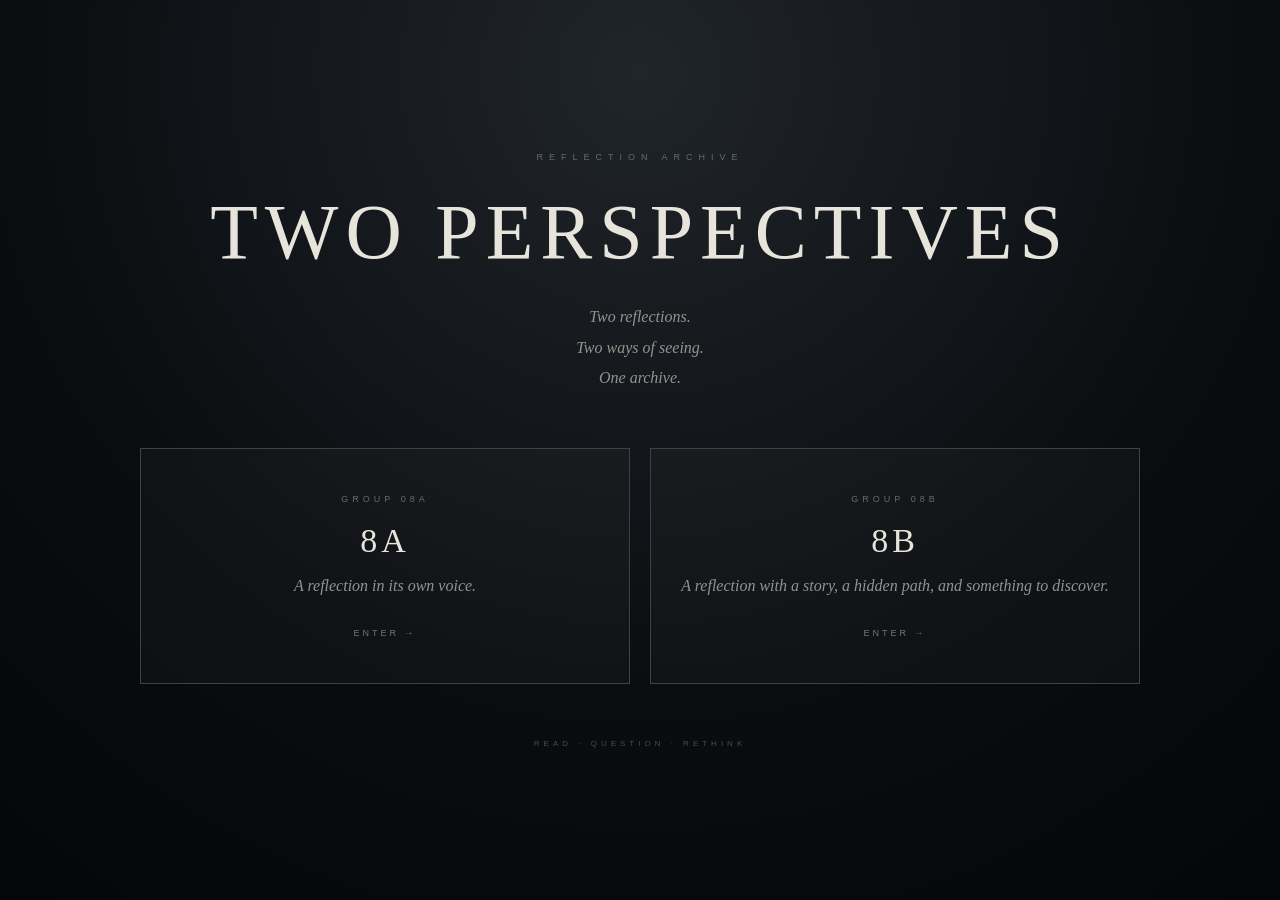
<file: index.html>
<!DOCTYPE html>
<html lang="en">
<head>
<meta charset="UTF-8">
<meta name="viewport" content="width=device-width, initial-scale=1.0">

<title>Reflection Archive</title>

<style>
*{
    box-sizing:border-box;
}

body{
    margin:0;
    min-height:100vh;
    background:
        radial-gradient(circle at 50% 8%,#20252b 0%,#0a0c0f 60%,#050607 100%);
    color:#e7e4dc;
    font-family:Georgia,"Times New Roman",serif;
    display:flex;
    align-items:center;
    justify-content:center;
    padding:30px 18px;
}

.container{
    width:100%;
    max-width:1000px;
    text-align:center;
}

.label{
    font-family:Arial,sans-serif;
    font-size:9px;
    letter-spacing:6px;
    color:#646a70;
    margin-bottom:25px;
}

h1{
    font-size:clamp(44px,9vw,78px);
    font-weight:normal;
    letter-spacing:7px;
    margin:0;
}

.intro{
    max-width:600px;
    margin:25px auto 55px;
    color:#92948f;
    font-style:italic;
    line-height:1.9;
}

.groups{
    display:grid;
    grid-template-columns:repeat(2,1fr);
    gap:20px;
}

.card{
    border:1px solid #3d4247;
    background:rgba(255,255,255,.025);
    padding:45px 25px;
    text-decoration:none;
    color:#e4e1d9;
    transition:.35s ease;
}

.card:hover{
    transform:translateY(-5px);
    border-color:#73787d;
    background:rgba(255,255,255,.045);
}

.card-label{
    font-family:Arial,sans-serif;
    font-size:9px;
    letter-spacing:4px;
    color:#686e73;
}

.card h2{
    font-size:34px;
    font-weight:normal;
    letter-spacing:4px;
    margin:18px 0 12px;
}

.card p{
    color:#858883;
    font-style:italic;
    line-height:1.7;
    margin:0;
}

.arrow{
    display:block;
    margin-top:28px;
    font-family:Arial,sans-serif;
    font-size:9px;
    letter-spacing:3px;
    color:#71767b;
}

.footer{
    margin-top:55px;
    color:#474d52;
    font-family:Arial,sans-serif;
    font-size:8px;
    letter-spacing:4px;
}

@media(max-width:700px){
    .groups{
        grid-template-columns:1fr;
    }
}
</style>
<link rel="stylesheet" href="shared-theme.css">
</head>

<body>

<div class="container">

<div class="label">
REFLECTION ARCHIVE
</div>

<h1>TWO PERSPECTIVES</h1>

<div class="intro">
Two reflections.<br>
Two ways of seeing.<br>
One archive.
</div>

<div class="groups">

<a href="8a.html" class="card">

<div class="card-label">
GROUP 08A
</div>

<h2>8A</h2>

<p>
A reflection in its own voice.
</p>

<span class="arrow">
ENTER →
</span>

</a>


<a href="8b.html" class="card">

<div class="card-label">
GROUP 08B
</div>

<h2>8B</h2>

<p>
A reflection with a story,
a hidden path, and something to discover.
</p>

<span class="arrow">
ENTER →
</span>

</a>

</div>

<div class="footer">
READ · QUESTION · RETHINK
</div>

</div>

</body>
</html>
</file>
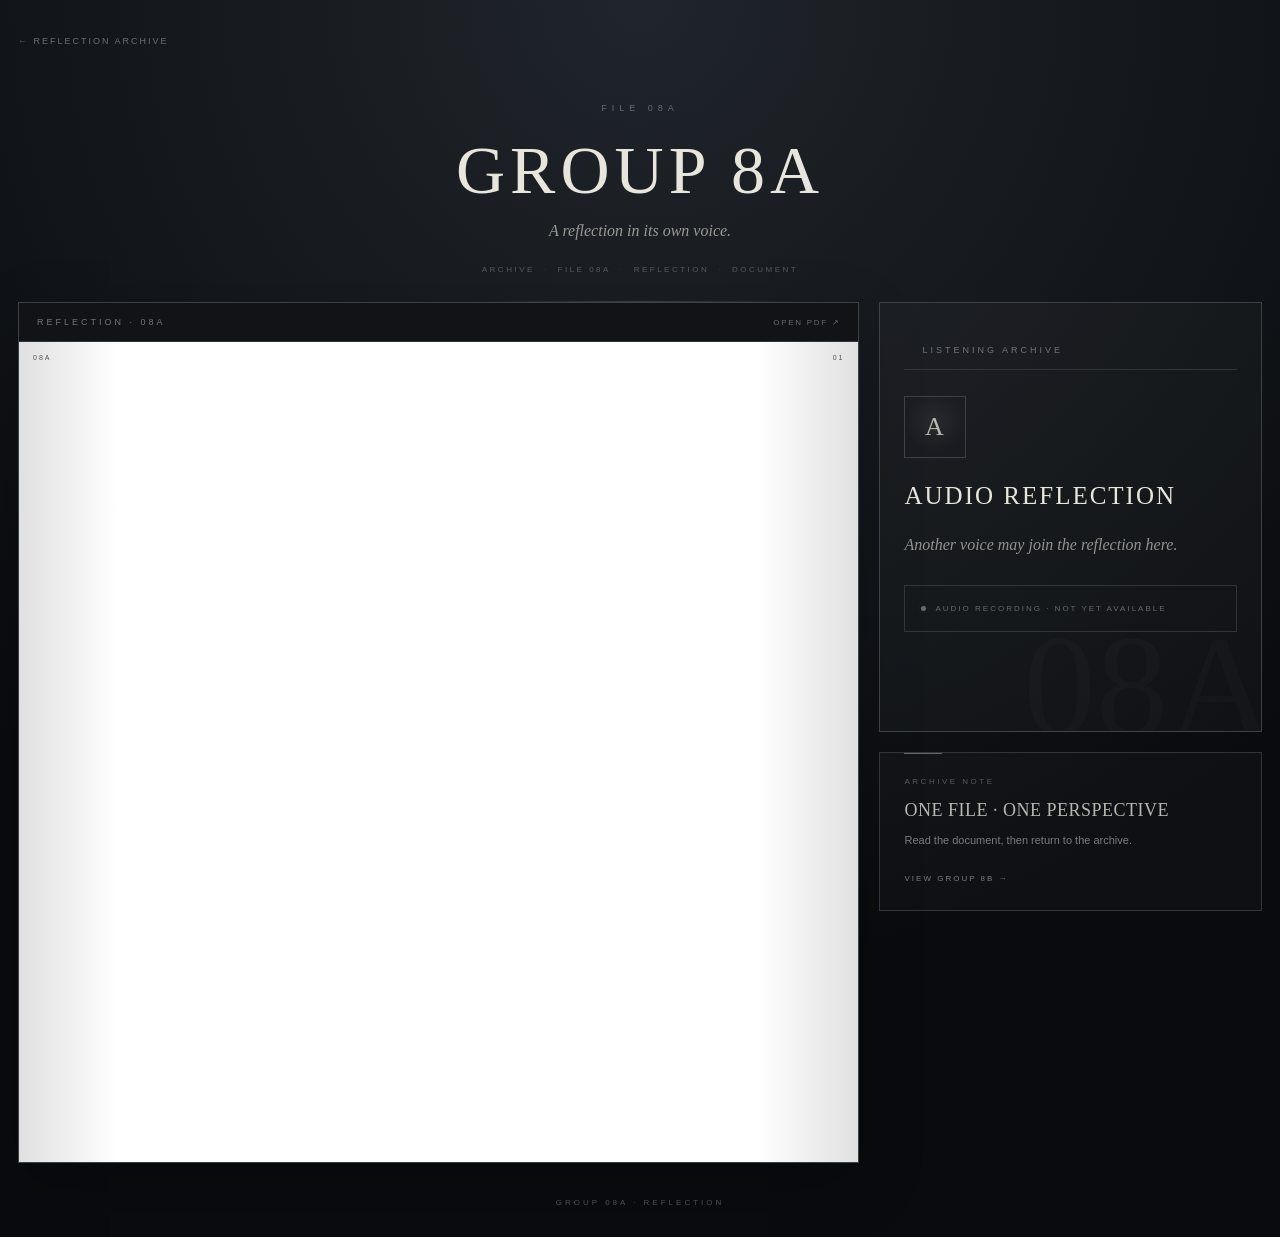
<file: 8a.html>
<!DOCTYPE html>
<html lang="en">
<head>

<meta charset="UTF-8">
<meta name="viewport" content="width=device-width, initial-scale=1.0">

<title>Group 8A · Reflection</title>

<style>
*{
    box-sizing:border-box;
}

body{
    margin:0;
    min-height:100vh;
    background:
        radial-gradient(circle at top,#20252b,#090b0e 70%);
    color:#e8e5dc;
    font-family:Georgia,serif;
    padding:30px 18px;
}

.container{
    max-width:1250px;
    margin:auto;
}

.back{
    color:#696e73;
    text-decoration:none;
    font-family:Arial,sans-serif;
    font-size:9px;
    letter-spacing:2px;
}

.header{
    text-align:center;
    padding:55px 0 40px;
}

.label{
    font-family:Arial,sans-serif;
    font-size:9px;
    letter-spacing:5px;
    color:#666b70;
}

h1{
    margin:18px 0 12px;
    font-size:clamp(40px,7vw,68px);
    font-weight:normal;
    letter-spacing:5px;
}

.subtitle{
    color:#999a96;
    font-style:italic;
}

.content{
    display:grid;
    grid-template-columns:minmax(0,1.65fr) minmax(280px,.75fr);
    gap:20px;
}

.panel{
    border:1px solid #3d4247;
    background:#111317;
    overflow:hidden;
}

.panel-label{
    padding:14px 18px;
    border-bottom:1px solid #30353a;
    font-family:Arial,sans-serif;
    font-size:9px;
    letter-spacing:3px;
    color:#70757a;
}

iframe{
    display:block;
    width:100%;
    height:820px;
    border:none;
    background:white;
}

.audio{
    padding:28px 24px;
    background:rgba(255,255,255,.025);
}

.audio h2{
    font-size:25px;
    font-weight:normal;
    letter-spacing:2px;
}

.audio p{
    color:#92938f;
    font-style:italic;
    line-height:1.8;
}

.coming{
    margin-top:25px;
    padding:16px;
    border:1px solid #30353a;
    color:#64696e;
    font-family:Arial,sans-serif;
    font-size:8px;
    letter-spacing:2px;
    line-height:1.7;
}

.footer{
    text-align:center;
    margin-top:35px;
    color:#4f555a;
    font-family:Arial,sans-serif;
    font-size:8px;
    letter-spacing:3px;
}


/* =========================================================
   FINAL GROUP 8A POLISH — ARCHIVE / DOCUMENT LANGUAGE
========================================================= */
.header{
    position:relative;
    padding-bottom:28px;
}
.header::after{
    content:"";
    position:absolute;
    left:50%;
    bottom:0;
    width:min(360px,60%);
    height:1px;
    transform:translateX(-50%);
    background:linear-gradient(90deg,transparent,#3d4247,transparent);
}
.file-meta{
    margin-top:25px;
    display:flex;
    align-items:center;
    justify-content:center;
    gap:9px;
    color:#555b60;
    font-family:Arial,sans-serif;
    font-size:8px;
    letter-spacing:2.5px;
}
.file-meta b{font-weight:normal;color:#353a3f}
.content{
    align-items:start;
}
.document-panel{
    position:relative;
    box-shadow:0 22px 60px rgba(0,0,0,.22);
}
.panel-label{
    display:flex;
    align-items:center;
    justify-content:space-between;
    gap:18px;
}
.panel-label a{
    color:#646b71;
    text-decoration:none;
    font-family:Arial,sans-serif;
    font-size:8px;
    letter-spacing:1.7px;
    transition:color .2s ease;
}
.panel-label a:hover{color:#d4d8db}
.document-stage{
    position:relative;
    background:#0b0d10;
    padding:0;
}
.document-stage::before{
    content:"";
    position:absolute;
    inset:0;
    pointer-events:none;
    background:linear-gradient(90deg,rgba(0,0,0,.12),transparent 12%,transparent 88%,rgba(0,0,0,.12));
    z-index:2;
}
.document-corner{
    position:absolute;
    z-index:4;
    color:#4e555b;
    font-family:Arial,sans-serif;
    font-size:7px;
    letter-spacing:2px;
    pointer-events:none;
}
.document-corner.top-left{left:14px;top:12px}
.document-corner.top-right{right:14px;top:12px}
.side-stack{
    display:grid;
    gap:20px;
}
.audio{
    min-height:430px;
    position:relative;
    overflow:hidden;
}
.audio::after{
    content:"08A";
    position:absolute;
    right:-12px;
    bottom:-28px;
    color:rgba(255,255,255,.018);
    font-family:Georgia,serif;
    font-size:145px;
    line-height:1;
    pointer-events:none;
}
.archive-mark{
    width:62px;
    height:62px;
    margin:26px 0 24px;
    display:grid;
    place-items:center;
    border:1px solid #3d4247;
    color:#b8b8b0;
    font-family:Georgia,serif;
    font-size:26px;
    letter-spacing:2px;
    background:radial-gradient(circle at 50% 40%,rgba(255,255,255,.06),transparent 65%);
}
.audio h2{
    margin-top:0;
}
.coming{
    display:flex;
    align-items:center;
    gap:9px;
}
.status-dot{
    width:5px;
    height:5px;
    border-radius:50%;
    background:#646a70;
    box-shadow:0 0 8px rgba(190,195,200,.15);
    flex:0 0 auto;
}
.archive-note{
    position:relative;
    padding:24px 24px 25px;
    border:1px solid #30353a;
    background:rgba(255,255,255,.018);
    overflow:hidden;
}
.archive-note::before{
    content:"";
    position:absolute;
    top:0;
    left:24px;
    width:38px;
    height:1px;
    background:#62686d;
}
.note-label{
    margin-bottom:14px;
    color:#555b60;
    font-family:Arial,sans-serif;
    font-size:8px;
    letter-spacing:2.5px;
}
.archive-note strong{
    display:block;
    color:#b7b6af;
    font-family:Georgia,serif;
    font-size:18px;
    font-weight:normal;
    letter-spacing:.5px;
}
.archive-note p{
    margin:10px 0 17px;
    color:#777c80;
    font-family:Arial,sans-serif;
    font-size:11px;
    line-height:1.7;
}
.archive-note a{
    color:#777e84;
    text-decoration:none;
    font-family:Arial,sans-serif;
    font-size:8px;
    letter-spacing:2px;
}
.archive-note a:hover{color:#d8d8d2}
@media(max-width:850px){
    .side-stack{grid-template-columns:1fr 1fr;align-items:stretch}
    .audio{min-height:300px}
}

@media(max-width:850px){

    .content{
        grid-template-columns:1fr;
    }

    iframe{
        height:650px;
    }

    .side-stack{
        grid-template-columns:1fr;
    }
}
</style>
</head>

<body>

<div class="container">

<a href="index.html" class="back">
← REFLECTION ARCHIVE
</a>

<div class="header">

<div class="label">
FILE 08A
</div>

<h1>GROUP 8A</h1>

<div class="subtitle">
A reflection in its own voice.
</div>

<div class="file-meta" aria-label="Archive metadata">
    <span>ARCHIVE</span><b>·</b><span>FILE 08A</span><b>·</b><span>REFLECTION</span><b>·</b><span>DOCUMENT</span>
</div>

</div>

<div class="content">

<div class="panel document-panel">

<div class="panel-label">
<span>REFLECTION · 08A</span>
<a href="Reflection%208a.pdf" target="_blank" rel="noopener">OPEN PDF ↗</a>
</div>

<div class="document-stage">
    <div class="document-corner top-left">08A</div>
    <div class="document-corner top-right">01</div>
    <iframe src="Reflection%208a.pdf" title="Reflection 8A PDF"></iframe>
</div>

</div>

<div class="side-stack">

<div class="panel audio">

<div class="panel-label">
LISTENING ARCHIVE
</div>

<div class="archive-mark" aria-hidden="true">A</div>
<h2>AUDIO REFLECTION</h2>

<p>
Another voice may join the reflection here.
</p>

<div class="coming">
<span class="status-dot"></span>
AUDIO RECORDING · NOT YET AVAILABLE
</div>

</div>

<div class="archive-note">
    <div class="note-label">ARCHIVE NOTE</div>
    <strong>ONE FILE · ONE PERSPECTIVE</strong>
    <p>Read the document, then return to the archive.</p>
    <a href="8b.html">VIEW GROUP 8B →</a>
</div>

</div>

</div>

<div class="footer">
GROUP 08A · REFLECTION
</div>

</div>

</body>
</html>
</file>
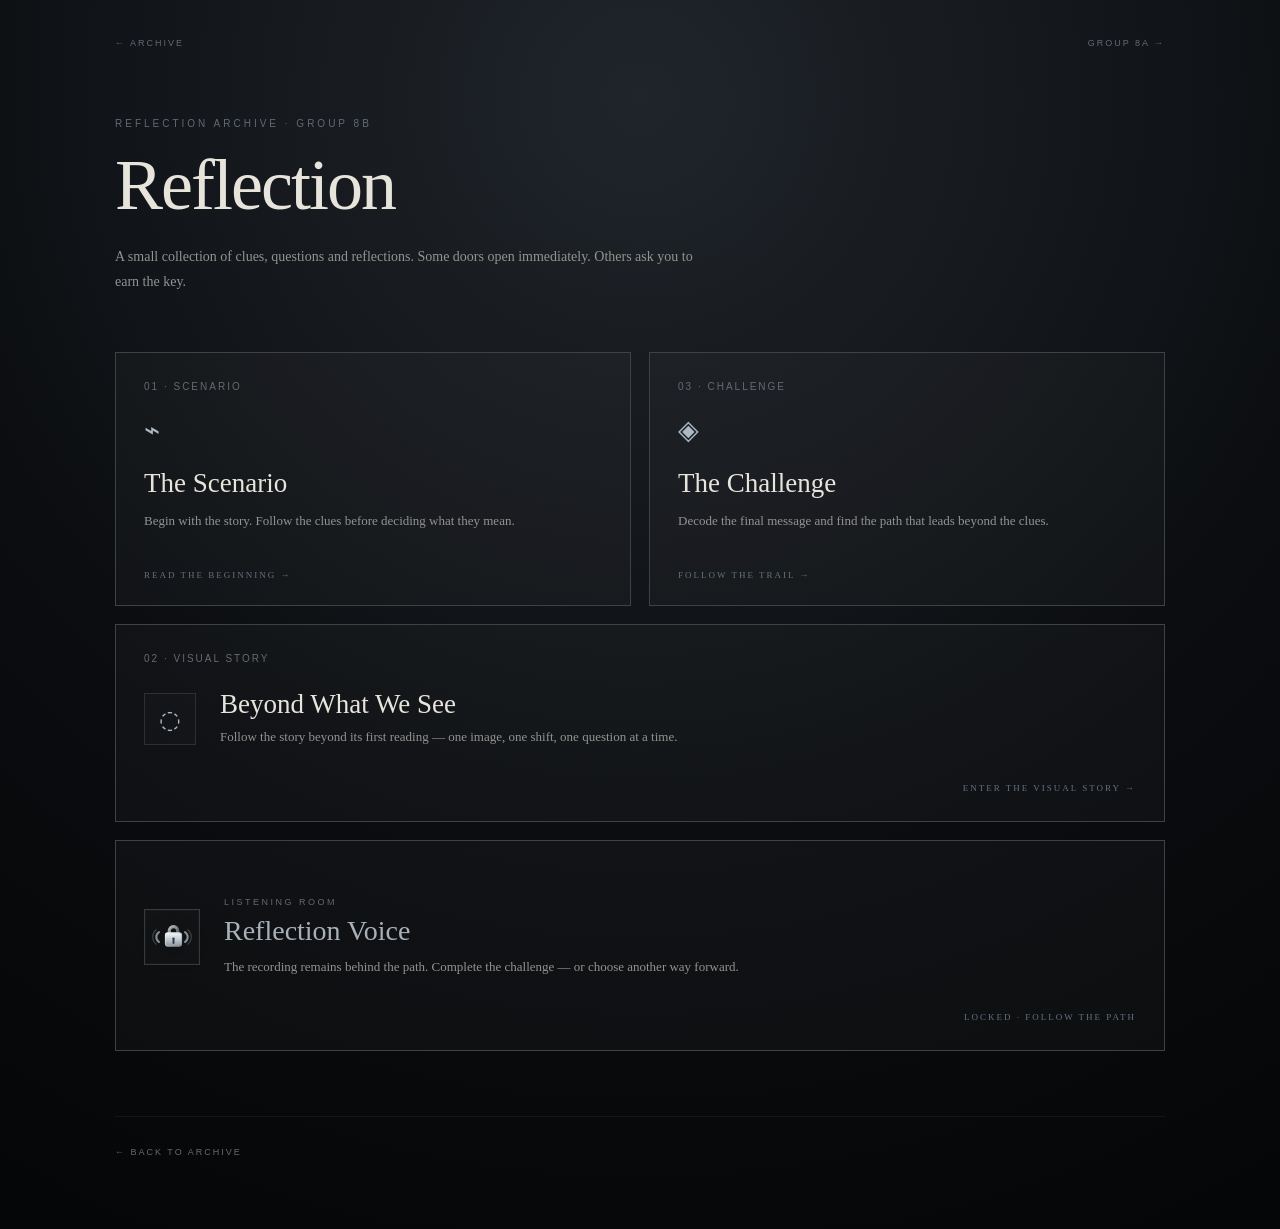
<file: 8b.html>
<!DOCTYPE html>
<html lang="en">
<head>
<meta charset="UTF-8">
<meta name="viewport" content="width=device-width, initial-scale=1.0">

<title>Reflection — Group 8B</title>

<style>
* {
    box-sizing: border-box;
}

html {
    scroll-behavior: smooth;
}

body {
    margin: 0;
    min-height: 100vh;

    background:
        radial-gradient(
            circle at 50% 0%,
            rgba(50,70,95,.14),
            transparent 42%
        ),
        #090b0f;

    color: #e8edf2;
    font-family: Arial, sans-serif;
}

.page {
    width: min(1050px, 92%);
    margin: auto;
    padding: 38px 0 70px;
}

/* =========================
   TOP BAR
========================= */

.topbar {
    display: flex;
    justify-content: space-between;
    align-items: center;

    margin-bottom: 70px;

    font-size: 11px;
    letter-spacing: 2px;
}

.topbar a {
    color: #858f9b;
    text-decoration: none;
    transition: color .25s ease;
}

.topbar a:hover {
    color: #e8edf2;
}

/* =========================
   HEADER
========================= */

.eyebrow {
    margin-bottom: 15px;

    color: #707c88;

    font-size: 10px;
    letter-spacing: 3px;
}

h1 {
    margin: 0;

    font-family: Georgia, serif;
    font-size: clamp(45px, 8vw, 72px);
    font-weight: 400;

    letter-spacing: -2px;
}

.subtitle {
    max-width: 600px;
    margin-top: 17px;

    color: #8d98a4;

    font-size: 14px;
    line-height: 1.8;
}

/* =========================
   CARDS
========================= */

.cards {
    display: grid;

    grid-template-columns:
        repeat(2, minmax(0, 1fr));

    gap: 18px;

    margin-top: 58px;

    /*
      This makes the remaining cards
      naturally reflow after Challenge
      disappears.
    */
    transition:
        grid-template-columns .8s ease,
        gap .8s ease;
}

.card {
    position: relative;

    min-height: 245px;

    padding: 28px;

    border: 1px solid rgba(165,180,195,.14);

    background:
        linear-gradient(
            145deg,
            rgba(20,25,32,.76),
            rgba(11,14,19,.76)
        );

    overflow: hidden;

    cursor: pointer;

    transition:
        transform .35s ease,
        border-color .35s ease,
        background .35s ease;
}

.card:hover {
    transform: translateY(-3px);

    border-color:
        rgba(185,200,215,.27);

    background:
        linear-gradient(
            145deg,
            rgba(24,30,38,.8),
            rgba(12,16,21,.8)
        );
}

.card-number {
    margin-bottom: 25px;

    color: #65717e;

    font-size: 10px;
    letter-spacing: 2px;
}

.card-icon {
    margin-bottom: 24px;

    color: #aeb8c2;

    font-size: 27px;
    line-height: 1;
}

.card h2 {
    margin: 0 0 11px;

    font-family: Georgia, serif;
    font-size: 27px;
    font-weight: 400;
}

.card p {
    max-width: 410px;
    margin: 0;

    color: #818c98;

    font-size: 13px;
    line-height: 1.75;
}

.card-status {
    position: absolute;
    left: 28px;
    bottom: 25px;

    color: #65717d;

    font-size: 9px;
    letter-spacing: 2px;
}

.visual-story-card .card-icon{
    height: 30px;
    margin-bottom: 24px;
    display: flex;
    align-items: center;
    justify-content: flex-start;
    font-size: 30px;
    line-height: 1;
    transform: none;
    transition: transform .28s ease, color .28s ease;
}

.visual-story-card:hover .card-icon{
    transform: translateY(-2px) scale(1.03);
    color: #c4ccd4;
}

/* =========================
   VOICE CARD
========================= */

.listening {
    grid-column: auto;

    min-height: 245px;

    display: flex;
    align-items: center;

    gap: 28px;
}

.voice-symbol {
    width: 58px;
    height: 58px;

    flex: 0 0 58px;

    display: flex;
    align-items: center;
    justify-content: center;

    border: 1px solid rgba(170,185,200,.17);

    background: rgba(255,255,255,.012);

    color: #c1cad2;

    font-size: 27px;

    transition:
        transform .5s ease,
        border-color .5s ease,
        box-shadow .5s ease;
}

.voice-symbol .lock-icon{
    width:44px;
    height:33px;
    display:block;
    color:#c8d0d7;
    overflow:visible;
}
.voice-symbol .lock-icon *{ vector-effect:non-scaling-stroke; }
.voice-symbol .lock-shackle{
    fill:none;
    stroke:url(#lockEdge);
    stroke-width:3.2;
    stroke-linecap:round;
    stroke-linejoin:round;
    transition:opacity .38s ease, transform .55s cubic-bezier(.2,.72,.2,1);
    transform-origin:41px 20px;
}
.voice-symbol .audio-waves{ opacity:.92; }
.voice-symbol .shackle-open{ opacity:0; transform:rotate(-5deg); }
.voice-symbol .shackle-closed{ opacity:1; transform:rotate(0); }
.voice-symbol .lock-icon.is-open .shackle-open{ opacity:1; transform:rotate(0); }
.voice-symbol .lock-icon.is-open .shackle-closed{ opacity:0; transform:rotate(-5deg); }
.unlocking .voice-symbol .lock-icon{ animation:lockReveal .75s cubic-bezier(.2,.72,.2,1) both; }
@keyframes lockReveal{
    0%{ transform:scale(.97); filter:brightness(.88); }
    55%{ transform:scale(1.035); filter:brightness(1.08); }
    100%{ transform:scale(1); filter:brightness(1); }
}

.listening:hover .voice-symbol {
    transform: translateY(-2px);

    border-color:
        rgba(195,210,225,.29);

    box-shadow:
        0 10px 35px rgba(0,0,0,.18);
}

.voice-label {
    margin-bottom: 8px;

    color: #66727e;

    font-size: 9px;
    letter-spacing: 2.5px;
}

.voice-title {
    margin-bottom: 9px;

    color: #a8b1ba;

    font-family: Georgia, serif;
    font-size: 28px;
}

.voice-description {
    max-width: 600px;

    color: #818c98;

    font-size: 13px;
    line-height: 1.7;
}

.unlocked .voice-symbol {
    color: #c8d0d7;
}

.unlocked .voice-title {
    color: #d1d8de;
}

/* =========================
   FOCUS FROM SCENARIO
========================= */

.challenge-focus {
    animation:
        challengePulse 1.2s ease-in-out 0s 3;
}

.focus-label {
    position: absolute;

    top: 18px;
    right: 18px;

    padding: 7px 9px;

    border: 1px solid rgba(190,205,220,.18);

    background: rgba(8,11,15,.84);

    color: #aeb8c1;

    font-size: 8px;
    letter-spacing: 1.7px;

    z-index: 5;

    animation: labelAppear .6s ease both;
}

@keyframes challengePulse {

    0%, 100% {
        box-shadow:
            0 0 0 rgba(150,170,190,0);
    }

    50% {
        box-shadow:
            0 0 0 5px rgba(150,170,190,.035),
            0 18px 50px rgba(100,125,150,.12);
    }
}

@keyframes labelAppear {

    from {
        opacity: 0;
        transform: translateY(-5px);
    }

    to {
        opacity: 1;
        transform: translateY(0);
    }
}

/* =========================
   CHALLENGE MESSAGE REMOVAL
========================= */

.challenge-removing {
    pointer-events: none;

    /*
      Important:
      keep the grid stable while the
      message disappears.
    */

    animation:
        messageDisappear
        2.65s
        cubic-bezier(.22,.61,.36,1)
        forwards;
}

.challenge-removing::after {
    content: "";

    position: absolute;
    inset: 0;

    background:
        linear-gradient(
            90deg,
            transparent 0%,
            rgba(170,185,200,.07) 50%,
            transparent 100%
        );

    animation:
        messageSweep
        2.3s
        ease
        forwards;
}

@keyframes messageDisappear {

    0% {
        opacity: 1;

        transform:
            translateX(0)
            translateY(0)
            scale(1);

        filter: blur(0);

        max-height: 270px;

        padding-top: 28px;
        padding-bottom: 28px;
    }

    28% {
        opacity: .95;

        transform:
            translateX(3px)
            translateY(0)
            scale(.992);
    }

    52% {
        opacity: .68;

        transform:
            translateX(10px)
            translateY(2px)
            scale(.96);

        filter: blur(.8px);
    }

    72% {
        opacity: .36;

        transform:
            translateX(22px)
            translateY(4px)
            scale(.91);

        filter: blur(2px);
    }

    87% {
        opacity: .12;

        transform:
            translateX(40px)
            translateY(5px)
            scale(.82);

        filter: blur(4px);
    }

    96% {
        opacity: .02;

        transform:
            translateX(58px)
            translateY(5px)
            scale(.68);

        filter: blur(7px);

        max-height: 270px;
    }

    100% {
        opacity: 0;

        transform:
            translateX(70px)
            translateY(5px)
            scale(.55);

        filter: blur(9px);

        max-height: 0;

        padding-top: 0;
        padding-bottom: 0;

        border-width: 0;
    }
}

@keyframes messageSweep {

    0% {
        opacity: 0;
        transform: translateX(-100%);
    }

    30% {
        opacity: .25;
    }

    65% {
        opacity: .07;
    }

    100% {
        opacity: 0;
        transform: translateX(100%);
    }
}

/* =========================
   AFTER CHALLENGE REMOVAL
========================= */

/*
  When only two cards remain,
  make them occupy the page beautifully.
*/

.cards.reflowed {
    grid-template-columns: minmax(0, 1fr) minmax(0, 1fr);
    grid-template-areas:
        "scenario visual"
        "voice voice";
    gap: 18px;
}

.cards.reflowed .scenario { grid-area: scenario; }
.cards.reflowed .visual-story-card { grid-area: visual; }
.cards.reflowed .listening {
    grid-area: voice;
    grid-column: 1 / -1;
    min-height: 205px;
}
.cards.reflowed .card { min-height: 245px; }
.cards.reflowed .listening { min-height: 205px; }

/* =========================
   POST-CHALLENGE LAYOUT STABILITY
========================= */

.card { padding-bottom: 72px; }

.cards.reflowed .scenario,
.cards.reflowed .visual-story-card {
    display: block;
    min-height: 245px;
}

.cards.reflowed .scenario .card-status,
.cards.reflowed .visual-story-card .card-status { bottom: 24px; }

.cards.reflowed .listening {
    padding-top: 24px;
    padding-bottom: 24px;
}

@media (max-width: 700px) {
    .cards.reflowed {
        grid-template-columns: 1fr;
        grid-template-areas:
            "scenario"
            "visual"
            "voice";
    }
    .cards.reflowed .listening {
        grid-column: auto;
        min-height: 220px;
    }
}

/* =========================
   DIRECT UNLOCK
========================= */

.unlocking .voice-symbol {
    animation:
        lockUnlock
        1.7s
        cubic-bezier(.22,.61,.36,1);
}

.unlocking .voice-title,
.unlocking .voice-description,
.unlocking .card-status {
    animation:
        voiceTextAppear
        1.35s
        ease;
}

@keyframes lockUnlock {

    0% {
        transform:
            scale(.92)
            rotate(-3deg);

        opacity: .6;
    }

    40% {
        transform:
            scale(1.08)
            rotate(2deg);

        opacity: 1;
    }

    70% {
        transform:
            scale(.98)
            rotate(-1deg);
    }

    100% {
        transform:
            scale(1)
            rotate(0);
    }
}

@keyframes voiceTextAppear {

    0% {
        opacity: .25;
        transform: translateX(-5px);
    }

    55% {
        opacity: 1;
        transform: translateX(2px);
    }

    100% {
        opacity: 1;
        transform: translateX(0);
    }
}

/* =========================
   MODALS
========================= */

.overlay {
    position: fixed;
    inset: 0;

    z-index: 100;

    display: flex;
    align-items: center;
    justify-content: center;

    padding: 25px;

    background: rgba(4,6,9,.84);

    backdrop-filter: blur(9px);

    opacity: 0;
    visibility: hidden;

    transition:
        opacity .5s ease,
        visibility .5s ease;
}

.overlay.show {
    opacity: 1;
    visibility: visible;
}

.modal-card {
    width: min(550px,100%);

    padding: 42px 38px;

    text-align: center;

    border:
        1px solid rgba(185,200,215,.19);

    background:
        radial-gradient(
            circle at 50% 0%,
            rgba(110,135,160,.08),
            transparent 55%
        ),
        #0c1015;

    box-shadow:
        0 35px 100px rgba(0,0,0,.56);

    transform:
        translateY(24px)
        scale(.97);

    opacity: 0;

    transition:
        transform .7s cubic-bezier(.22,.61,.36,1),
        opacity .7s ease;
}

.overlay.show .modal-card {
    transform:
        translateY(0)
        scale(1);

    opacity: 1;
}

.modal-symbol {
    margin-bottom: 20px;

    color: #d6dde3;

    font-size: 28px;
}

.modal-card h2 {
    margin: 0 0 14px;

    font-family: Georgia, serif;
    font-size: 31px;
    font-weight: 400;
}

.modal-card p {
    max-width: 430px;

    margin: 0 auto 28px;

    color: #8b96a2;

    font-size: 13px;
    line-height: 1.8;
}

.modal-actions {
    display: flex;
    flex-wrap: wrap;

    justify-content: center;

    gap: 9px;
}

button {
    min-height: 44px;

    padding: 0 18px;

    border:
        1px solid rgba(185,200,215,.19);

    background:
        rgba(185,200,215,.055);

    color: #e7ecf0;

    cursor: pointer;

    font-size: 10px;
    letter-spacing: 1.7px;

    transition:
        background .25s ease,
        border-color .25s ease;
}

button:hover {
    background:
        rgba(185,200,215,.11);

    border-color:
        rgba(205,220,235,.34);
}

.primary {
    background:
        rgba(205,215,225,.1);
}

/* =========================
   BOTTOM
========================= */

.bottom {
    margin-top: 65px;

    padding-top: 24px;

    border-top:
        1px solid rgba(170,185,200,.08);
}

.bottom a {
    color: #7d8995;

    font-size: 10px;
    letter-spacing: 2px;

    text-decoration: none;
}

@media (max-width: 700px) {

    .cards,
    .cards.reflowed {
        grid-template-columns: 1fr;
    }

    .listening,
    .cards.reflowed .listening {
        grid-column: auto;
    }

}

@media (max-width: 560px) {

    .listening {
        align-items: flex-start;
    }

    .modal-card {
        padding: 35px 23px;
    }

}

@media (max-width: 430px) {

    .listening {
        flex-direction: column;
        gap: 20px;
    }

    .modal-actions {
        flex-direction: column;
    }

    .modal-actions button {
        width: 100%;
    }

}

@media (prefers-reduced-motion: reduce) {

    *,
    *::before,
    *::after {
        animation-duration: .01ms !important;
        transition-duration: .01ms !important;
    }

}
</style>
<link rel="stylesheet" href="shared-theme.css">

<style>
/* FINAL POLISH — same visual language as Index / Group A */
.card{
    position:relative;
}

/* A more cinematic "decryption / dissolve" exit */
.challenge-removing{
    overflow:hidden;
    animation:challengeExit 2.65s cubic-bezier(.2,.72,.2,1) forwards !important;
    will-change:transform,opacity,filter,max-height;
}

.challenge-removing::before{
    content:"";
    position:absolute;
    inset:0;
    pointer-events:none;
    z-index:4;
    background:
        linear-gradient(90deg,
            transparent 0%,
            transparent 38%,
            rgba(231,228,220,.10) 50%,
            transparent 62%,
            transparent 100%);
    transform:translateX(-120%);
    animation:decryptionSweep 2.15s .05s cubic-bezier(.2,.7,.2,1) forwards;
}

.challenge-removing::after{
    content:"";
    position:absolute;
    inset:0;
    pointer-events:none;
    z-index:5;
    border:1px solid rgba(231,228,220,.22);
    box-shadow:
        inset 0 0 35px rgba(150,165,180,.08),
        0 0 35px rgba(120,140,160,.08);
    opacity:0;
    animation:decryptionFrame 2.35s ease forwards;
}

.challenge-removing > *{
    animation:contentDissolve 2.15s .15s cubic-bezier(.2,.7,.2,1) forwards;
}

@keyframes decryptionSweep{
    0%{transform:translateX(-120%);opacity:0}
    20%{opacity:1}
    55%{opacity:.75}
    100%{transform:translateX(120%);opacity:0}
}

@keyframes decryptionFrame{
    0%,18%{opacity:0}
    35%{opacity:.9}
    62%{opacity:.35}
    100%{opacity:0}
}

@keyframes contentDissolve{
    0%{opacity:1;filter:blur(0);transform:translateX(0)}
    48%{opacity:.82;filter:blur(.3px);transform:translateX(4px)}
    76%{opacity:.25;filter:blur(2.5px);transform:translateX(12px)}
    100%{opacity:0;filter:blur(7px);transform:translateX(25px)}
}

@keyframes challengeExit{
    0%{
        opacity:1;
        transform:translate3d(0,0,0) scale(1);
        filter:blur(0);
        max-height:420px;
        margin-bottom:0;
    }
    45%{
        opacity:.92;
        transform:translate3d(4px,-2px,0) scale(.985);
        filter:blur(.4px);
    }
    72%{
        opacity:.38;
        transform:translate3d(16px,-3px,0) scale(.94);
        filter:blur(2px);
    }
    90%{
        opacity:.08;
        transform:translate3d(34px,-3px,0) scale(.86);
        filter:blur(5px);
    }
    100%{
        opacity:0;
        transform:translate3d(55px,-3px,0) scale(.72);
        filter:blur(8px);
        max-height:0;
        margin-top:0;
        margin-bottom:0;
        padding-top:0;
        padding-bottom:0;
        border-width:0;
    }
}

/* Make the Group A / Index palette unmistakable */
.cards.reflowed .scenario,
.cards.reflowed .listening{
    background:rgba(255,255,255,.025) !important;
}

@media(max-width:700px){
    .challenge-removing{
        animation-duration:2.4s !important;
    }
}
</style>

<style>
/* FINAL STABILITY POLISH — Group 8B cards */
.cards {
    align-items: stretch;
}

.cards > .card {
    min-width: 0;
}

.visual-story-card .card-icon {
    position: relative;
    flex: 0 0 30px;
    margin-top: 0;
    margin-bottom: 24px;
    transform: none !important;
}

.visual-story-card:hover .card-icon {
    transform: translateY(-2px) scale(1.03) !important;
}

.listening {
    grid-column: auto !important;
    min-height: 245px !important;
}

@media (max-width: 700px) {
    .listening,
    .cards.reflowed .listening {
        grid-column: auto !important;
        min-height: 245px !important;
    }
}
</style>

<style>
/* =========================================================
   FINAL 8B EXPERIENCE POLISH — HIERARCHY + REFLOW
   ========================================================= */
.cards{
  grid-template-columns:repeat(2,minmax(0,1fr));
  gap:18px;
  align-items:stretch;
}
.cards > .scenario{grid-column:1;grid-row:1;}
.cards > .challenge{grid-column:2;grid-row:1;}
.cards > .visual-story-card{grid-column:1 / -1;grid-row:2;min-height:190px;}
.cards > .listening{grid-column:1 / -1 !important;grid-row:3;min-height:190px !important;}
.cards > .visual-story-card,
.cards > .listening{
  display:grid;
  grid-template-columns:auto 1fr auto;
  align-items:center;
  column-gap:24px;
}
.cards > .visual-story-card .card-number,
.cards > .listening .voice-label{grid-column:1 / -1;align-self:start;}
.cards > .visual-story-card .card-icon{grid-column:1;grid-row:2 / span 2;margin:0;width:52px;height:52px;justify-content:center;border:1px solid rgba(170,185,200,.16);background:rgba(255,255,255,.012);font-size:25px;}
.cards > .visual-story-card h2{grid-column:2;grid-row:2;margin:0 0 6px;}
.cards > .visual-story-card p{grid-column:2;grid-row:3;max-width:700px;}
.cards > .visual-story-card .card-status{left:auto;right:28px;bottom:28px;}
.cards > .listening .voice-symbol{grid-column:1;grid-row:2 / span 2;width:58px;height:58px;flex-basis:58px;margin:0;}
.cards > .listening > div:nth-child(2){grid-column:2;grid-row:2 / span 2;}
.cards > .listening .card-status{left:auto;right:28px;bottom:28px;}

/* When the challenge is gone, the archive becomes a calm vertical sequence. */
.cards.reflowed{grid-template-columns:1fr;}
.cards.reflowed > .scenario,
.cards.reflowed > .visual-story-card,
.cards.reflowed > .listening{grid-column:1;grid-row:auto;}
.cards.reflowed > .scenario{
  grid-column:1;
  min-height:220px;
  display:grid;
  grid-template-columns:54px minmax(0,1fr);
  grid-template-rows:auto auto 1fr;
  column-gap:22px;
  align-items:start;
  position:relative;
  overflow:hidden;
}
.cards.reflowed > .scenario .card-number{grid-column:1 / -1;grid-row:1;margin-bottom:18px;}
.cards.reflowed > .scenario .card-icon{grid-column:1;grid-row:2 / span 2;margin:0;width:52px;height:52px;align-self:start;}
.cards.reflowed > .scenario h2{grid-column:2;grid-row:2;margin:0 0 7px;line-height:1.25;}
.cards.reflowed > .scenario p{grid-column:2;grid-row:3;margin:0 0 42px;max-width:760px;line-height:1.75;}
.cards.reflowed > .scenario .card-status{left:auto;right:28px;bottom:24px;max-width:calc(100% - 56px);white-space:nowrap;}
@media(max-width:700px){
  .cards.reflowed > .scenario{display:block;min-height:220px;padding:28px;}
  .cards.reflowed > .scenario .card-number{margin-bottom:18px;}
  .cards.reflowed > .scenario .card-icon{display:flex;margin:0 0 18px;width:46px;height:46px;}
  .cards.reflowed > .scenario h2{margin:0 0 8px;}
  .cards.reflowed > .scenario p{margin:0 0 46px;}
  .cards.reflowed > .scenario .card-status{left:28px;right:auto;bottom:22px;max-width:calc(100% - 56px);}
}

/* Refined locked-audio mark: lock remains the semantic cue, audio rings add context. */
.voice-symbol .lock-icon{width:42px;height:42px;color:#b9c2ca;filter:drop-shadow(0 5px 15px rgba(0,0,0,.25));}
.voice-symbol .audio-ring{fill:none;stroke:currentColor;stroke-width:1.15;opacity:.28;stroke-linecap:round;}
.voice-symbol .audio-ring.r2{opacity:.14;}
.listening:hover .voice-symbol .audio-ring{opacity:.48;}

@media(max-width:700px){
  .cards{grid-template-columns:1fr;gap:14px;}
  .cards > .scenario,
  .cards > .challenge,
  .cards > .visual-story-card,
  .cards > .listening{grid-column:1;grid-row:auto;}
  .cards > .visual-story-card,
  .cards > .listening{display:flex;align-items:flex-start;min-height:205px !important;}
  .cards > .visual-story-card .card-number,
  .cards > .listening .voice-label{display:block;position:absolute;left:28px;top:28px;}
  .cards > .visual-story-card .card-icon{margin-top:30px;width:46px;height:46px;flex:0 0 46px;}
  .cards > .visual-story-card h2{margin-top:30px;}
  .cards > .visual-story-card .card-status,
  .cards > .listening .card-status{left:28px;right:auto;bottom:22px;}
  .cards > .listening .voice-symbol{margin-top:30px;}
  .cards > .listening > div:nth-child(2){margin-top:30px;}
}
</style>

<style>
.voice-symbol .lock-icon{width:42px;height:42px;display:block;color:#b9c1c8;filter:drop-shadow(0 4px 10px rgba(0,0,0,.22));}
.voice-symbol .lock-icon .audio-waves{opacity:.9;}
.voice-symbol .lock-icon .lock-body{color:#c8d0d6;}
.unlocked .voice-symbol .lock-icon{color:#d2d8dc;}
</style>

<style>
/* FINAL MICRO-POLISH — make Reflection Room unlock unmistakable */
.voice-symbol{
    position:relative;
    width:56px !important;
    height:56px !important;
    flex:0 0 56px !important;
    border-color:rgba(205,218,230,.20);
    box-shadow:inset 0 0 0 1px rgba(255,255,255,.018);
}
.voice-symbol::before{
    content:"";
    position:absolute;
    inset:9px;
    border:1px solid rgba(220,230,238,.24);
    border-radius:50%;
    opacity:0;
    transform:scale(.72);
    pointer-events:none;
}
.voice-symbol .lock-icon{
    width:38px !important;
    height:28px !important;
    position:relative;
    z-index:2;
    margin:auto;
    filter:drop-shadow(0 5px 10px rgba(0,0,0,.26));
}
.voice-symbol .lock-shackle{
    transform-origin:41px 20px;
    transition:opacity .55s ease, transform .72s cubic-bezier(.18,.82,.18,1);
}
.voice-symbol .shackle-open{
    opacity:0;
    transform:rotate(-42deg);
}
.voice-symbol .shackle-closed{
    opacity:1;
    transform:rotate(0deg);
}
.voice-symbol .lock-icon.is-open .shackle-open{
    opacity:1;
    transform:rotate(-42deg);
}
.voice-symbol .lock-icon.is-open .shackle-closed{
    opacity:0;
    transform:rotate(0deg);
}
.voice-symbol .audio-waves{
    transition:opacity .45s ease, filter .45s ease;
}
.unlocking .voice-symbol::before{
    animation:unlockHalo 1.75s cubic-bezier(.2,.72,.2,1) both;
}
.unlocking .voice-symbol .audio-waves{
    animation:audioPulse 1.35s ease .15s 2;
}
.unlocking .voice-symbol{
    border-color:rgba(220,230,238,.42);
    box-shadow:0 0 0 1px rgba(220,230,238,.07),0 0 20px rgba(160,180,200,.08),inset 0 0 24px rgba(220,230,238,.035);
}
.voice-access-flash{
    position:absolute;
    top:20px;
    right:28px;
    display:flex;
    align-items:center;
    gap:9px;
    padding:6px 9px;
    border:1px solid rgba(210,222,232,.18);
    background:rgba(8,11,15,.76);
    color:#aeb9c3;
    font-size:7px;
    letter-spacing:1.8px;
    opacity:0;
    transform:translateY(-5px);
    pointer-events:none;
}
.voice-access-flash i{
    display:block;
    width:6px;
    height:6px;
    border-radius:50%;
    background:#cfd7dd;
    box-shadow:0 0 10px rgba(220,230,238,.45);
}
.unlocking .voice-access-flash{
    animation:accessGranted 2.25s cubic-bezier(.2,.72,.2,1) both;
}
@keyframes unlockHalo{
    0%{opacity:0;transform:scale(.72)}
    28%{opacity:.75;transform:scale(1)}
    70%{opacity:.25;transform:scale(1.14)}
    100%{opacity:0;transform:scale(1.28)}
}
@keyframes audioPulse{
    0%,100%{opacity:.55}
    45%{opacity:1;filter:drop-shadow(0 0 4px rgba(220,230,238,.35))}
}
@keyframes accessGranted{
    0%,12%{opacity:0;transform:translateY(-5px)}
    25%,72%{opacity:1;transform:translateY(0)}
    100%{opacity:0;transform:translateY(-2px)}
}
@media(max-width:700px){
    .voice-access-flash{right:24px;top:18px}
}
@media(max-width:560px){
    .voice-access-flash{position:relative;top:auto;right:auto;width:max-content;margin-top:-5px;margin-bottom:2px;align-self:flex-start}
}
</style>

</head>


<body>

<div class="page">

    <div class="topbar">

        <a href="index.html">
            ← ARCHIVE
        </a>

        <a href="8a.html">
            GROUP 8A →
        </a>

    </div>


    <div class="eyebrow">
        REFLECTION ARCHIVE · GROUP 8B
    </div>

    <h1>Reflection</h1>

    <div class="subtitle">
        A small collection of clues, questions and reflections.
        Some doors open immediately. Others ask you to earn the key.
    </div>


    <div class="cards" id="cards">


        <!-- SCENARIO -->

        <div
            class="card scenario"
            onclick="openScenario()"
        >

            <div class="card-number">
                01 · SCENARIO
            </div>

            <div class="card-icon">
                ⌁
            </div>

            <h2>
                The Scenario
            </h2>

            <p>
                Begin with the story.
                Follow the clues before deciding what they mean.
            </p>

            <div class="card-status">
                READ THE BEGINNING →
            </div>

        </div>


        <!-- VISUAL STORY -->

        <div
            class="card visual-story-card"
            onclick="openVisualStory()"
        >

            <div class="card-number">
                02 · VISUAL STORY
            </div>

            <div class="card-icon">
                ◌
            </div>

            <h2>
                Beyond What We See
            </h2>

            <p>
                Follow the story beyond its first reading —
                one image, one shift, one question at a time.
            </p>

            <div class="card-status">
                ENTER THE VISUAL STORY →
            </div>

        </div>


        <!-- CHALLENGE -->

        <div
            class="card challenge"
            id="challengeCard"
            onclick="openChallenge()"
        >

            <div class="card-number">
                03 · CHALLENGE
            </div>

            <div class="card-icon">
                ◈
            </div>

            <h2>
                The Challenge
            </h2>

            <p>
                Decode the final message and find the path
                that leads beyond the clues.
            </p>

            <div class="card-status">
                FOLLOW THE TRAIL →
            </div>

        </div>


        <!-- VOICE -->

        <div
            class="card listening locked"
            id="listeningCard"
            onclick="openListening()"
        >

            <div
                class="voice-symbol"
                id="voiceSymbol"
                aria-label="Reflection Voice locked">
            </div>

            <div>

                <div class="voice-label">
                    LISTENING ROOM
                </div>

                <div
                    class="voice-title"
                    id="voiceTitle"
                >
                    Reflection Voice
                </div>

                <div
                    class="voice-description"
                    id="voiceDescription"
                >
                    The recording remains behind the path.
                    Complete the challenge — or choose another way forward.
                </div>

            </div>

            <div
                class="card-status"
                id="voiceStatus"
            >
                LOCKED · FOLLOW THE PATH
            </div>

            <div class="voice-access-flash" id="voiceAccessFlash" aria-hidden="true">
                <span>ACCESS GRANTED</span><i></i>
            </div>

        </div>

    </div>


    <div class="bottom">
        <a href="index.html">
            ← BACK TO ARCHIVE
        </a>
    </div>

</div>


<!-- LOCKED VOICE -->

<div
    class="overlay"
    id="lockedOverlay"
>

    <div class="modal-card">

        <div class="modal-symbol" aria-hidden="true">⌑</div>

        <h2>
            Reflection Locked
        </h2>

        <p>
            The voice is not lost.
            It is simply not yours yet.
            Follow the trail to unlock it —
            or choose another way forward.
        </p>

        <div class="modal-actions">

            <button
                class="primary"
                onclick="goChallenge()"
            >
                GO TO THE CHALLENGE →
            </button>

            <button onclick="goDirect()">
                A DIFFERENT WAY FORWARD
            </button>

            <button onclick="closeLocked()">
                CLOSE
            </button>

        </div>

    </div>

</div>


<!-- PATH COMPLETED -->

<div
    class="overlay"
    id="celebrationOverlay"
>

    <div class="modal-card">

        <div class="modal-symbol">
            ✦
        </div>

        <h2>
            PATH COMPLETED
        </h2>

        <p>
            You made it.<br>
            The challenge has been left behind.
            The Reflection Voice is now open —
            whenever you are ready to enter it.
        </p>

        <div class="modal-actions">

            <button
                class="primary"
                onclick="enterReflection()"
            >
                ENTER THE REFLECTION →
            </button>

            <button onclick="closeCelebration()">
                GROUP 8B
            </button>

            <button onclick="goArchive()">
                ARCHIVE
            </button>

        </div>

    </div>

</div>


<script>

/* ==================================================
   STATE
================================================== */

let challengeCompleted =
    localStorage.getItem(
        "reflection8bChallengeCompleted"
    ) === "true";

const justUnlocked =
    localStorage.getItem(
        "reflection8bJustUnlocked"
    ) === "true";

const unlocked =
    localStorage.getItem(
        "reflection8bUnlocked"
    ) === "true";

const directUnlocked =
    localStorage.getItem(
        "reflection8bDirectUnlocked"
    ) === "true";


const challengeCard =
    document.getElementById(
        "challengeCard"
    );

const listeningCard =
    document.getElementById(
        "listeningCard"
    );

const cards =
    document.getElementById(
        "cards"
    );

const voiceSymbol =
    document.getElementById(
        "voiceSymbol"
    );

const voiceTitle =
    document.getElementById(
        "voiceTitle"
    );

const voiceDescription =
    document.getElementById(
        "voiceDescription"
    );

const voiceStatus =
    document.getElementById(
        "voiceStatus"
    );


voiceSymbol.innerHTML = getLockIcon(false);

/* ==================================================
   NAVIGATION
================================================== */

function openVisualStory(){
    window.location.href = "visual-story.html";
}

function openScenario() {

    window.location.href =
        "scenario.html";

}


function openChallenge() {

    window.location.href =
        "challenge.html";

}


function goChallenge() {

    window.location.href =
        "challenge.html";

}


function goDirect() {

    window.location.href =
        "access-confirm.html";

}


function enterReflection() {

    window.location.href =
        "reflection-room.html";

}


function goArchive() {

    window.location.href =
        "index.html";

}


/* ==================================================
   VOICE
================================================== */

function openListening() {

    if (
        localStorage.getItem(
            "reflection8bUnlocked"
        ) === "true"
    ) {

        window.location.href =
            "reflection-room.html";

        return;
    }

    document
        .getElementById("lockedOverlay")
        .classList.add("show");
}


function getLockIcon(open=false){
    return `
      <svg class="lock-icon ${open ? 'is-open' : 'is-closed'}" viewBox="0 0 76 56" fill="none" aria-hidden="true">
        <defs>
          <linearGradient id="lockSilver" x1="0" y1="0" x2="0" y2="1">
            <stop offset="0" stop-color="#f2f5f7"/>
            <stop offset=".42" stop-color="#cbd2d8"/>
            <stop offset="1" stop-color="#89939c"/>
          </linearGradient>
          <linearGradient id="lockEdge" x1="0" y1="0" x2="1" y2="1">
            <stop offset="0" stop-color="#ffffff" stop-opacity=".72"/>
            <stop offset="1" stop-color="#7b858e" stop-opacity=".65"/>
          </linearGradient>
        </defs>
        <g class="audio-waves" stroke="currentColor" stroke-linecap="round" fill="none">
          <path d="M12 18a12 12 0 0 0 0 20" stroke-width="2.1" opacity=".78"/>
          <path d="M6.5 13.5a18.5 18.5 0 0 0 0 29" stroke-width="1.05" opacity=".34"/>
          <path d="M64 18a12 12 0 0 1 0 20" stroke-width="2.1" opacity=".78"/>
          <path d="M69.5 13.5a18.5 18.5 0 0 1 0 29" stroke-width="1.05" opacity=".34"/>
        </g>
        <g class="lock-body">
          <path class="lock-shackle shackle-closed" d="M32.6 20V15.6a8.4 8.4 0 0 1 16.8 0V20" />
          <path class="lock-shackle shackle-open" d="M32.6 20V15.6a8.4 8.4 0 0 1 16.8 0V20" />
          <rect x="24" y="19" width="34" height="28" rx="6" fill="url(#lockSilver)"/>
          <rect x="24.8" y="19.8" width="32.4" height="26.4" rx="5.2" fill="none" stroke="url(#lockEdge)" stroke-width="1.1"/>
          <path d="M29 23.5h24" stroke="#fff" stroke-opacity=".24" stroke-width="1.1" stroke-linecap="round"/>
          <circle cx="41" cy="31.2" r="2.45" fill="#343b42"/>
          <path d="M41 34v6.1" stroke="#343b42" stroke-width="2" stroke-linecap="round"/>
        </g>
      </svg>`;
}

function unlockListening(animate=false) {

    listeningCard.classList.remove("locked");
    listeningCard.classList.add("unlocked");

    const icon = voiceSymbol.querySelector(".lock-icon");
    if (icon) {
        if (animate) {
            listeningCard.classList.add("unlocking");
            requestAnimationFrame(() => icon.classList.add("is-open"));
            setTimeout(() => listeningCard.classList.remove("unlocking"), 2500);
        } else {
            icon.classList.remove("is-closed");
            icon.classList.add("is-open");
        }
    } else {
        voiceSymbol.innerHTML = getLockIcon(true);
    }

    voiceSymbol.setAttribute("aria-label", "Reflection Voice unlocked");
    voiceTitle.textContent = "Reflection Voice";
    voiceDescription.textContent = "The path is open. Enter the reflection whenever you are ready.";
    voiceStatus.textContent = "UNLOCKED · ENTER THE REFLECTION →";
}


/* ==================================================
   LOCKED MODAL
================================================== */

function closeLocked() {

    document
        .getElementById("lockedOverlay")
        .classList.remove("show");

}


/* ==================================================
   CELEBRATION
================================================== */

function closeCelebration() {

    document
        .getElementById("celebrationOverlay")
        .classList.remove("show");

}


/* ==================================================
   PERMANENT REMOVAL
================================================== */

function removeChallengePermanently() {

    if (!challengeCard) return;

    challengeCard.remove();

    /*
      After removing the Challenge,
      let the remaining cards occupy
      the space naturally.
    */

    cards.classList.add(
        "reflowed"
    );
}


/* ==================================================
   CHALLENGE REMOVAL ANIMATION
================================================== */

function animateChallengeRemoval() {

    if (!challengeCard) return;

    if (
        challengeCard.classList.contains(
            "challenge-removing"
        )
    ) {
        return;
    }

    /*
      Slow beginning.
      The user gets time to notice
      that something is happening.
    */

    setTimeout(() => {

        challengeCard.classList.add(
            "challenge-removing"
        );


        /*
          3.2 second visual animation.
        */

        setTimeout(() => {

            /*
              FLIP reflow:
              capture the remaining cards before removal, then let the
              browser calculate their new positions and animate the exact
              movement. This prevents the remaining cards from "jumping"
              into the Challenge's old space.
            */
            const remaining = Array.from(cards.children).filter(el => el !== challengeCard);
            const firstRects = new Map(
                remaining.map(el => [el, el.getBoundingClientRect()])
            );

            challengeCard.remove();
            cards.classList.add("reflowed");

            requestAnimationFrame(() => {
                remaining.forEach(el => {
                    const first = firstRects.get(el);
                    const last = el.getBoundingClientRect();
                    if (!first) return;

                    const dx = first.left - last.left;
                    const dy = first.top - last.top;

                    if (Math.abs(dx) < 1 && Math.abs(dy) < 1) return;

                    el.style.transition = "none";
                    el.style.transform = `translate(${dx}px, ${dy}px)`;

                    requestAnimationFrame(() => {
                        el.style.transition = "transform .82s cubic-bezier(.2,.72,.2,1)";
                        el.style.transform = "translate(0,0)";

                        setTimeout(() => {
                            el.style.transition = "";
                            el.style.transform = "";
                        }, 900);
                    });
                });
            });

            /*
              Consume the one-time animation flag.
              The permanent completion flag remains.
            */
            localStorage.removeItem("reflection8bJustUnlocked");

            /* Let the reflow finish before revealing the completion state. */
            setTimeout(() => {
                document
                    .getElementById("celebrationOverlay")
                    .classList.add("show");
            }, 900);

        }, 2650);

    }, 650);
}


/* ==================================================
   DIRECT ACCESS
================================================== */

function animateDirectUnlock() {

    unlockListening(true);

    listeningCard.classList.add(
        "unlocking"
    );

    setTimeout(() => {

        listeningCard.classList.remove(
            "unlocking"
        );

        localStorage.removeItem(
            "reflection8bDirectUnlocked"
        );

    }, 2500);
}


/* ==================================================
   SCENARIO FOCUS
================================================== */

function focusChallenge() {

    /*
      Never focus a Challenge that has already
      been completed.
    */

    if (
        localStorage.getItem(
            "reflection8bChallengeCompleted"
        ) === "true"
    ) {
        return;
    }

    if (!challengeCard) return;

    challengeCard.scrollIntoView({
        behavior: "smooth",
        block: "center"
    });

    challengeCard.classList.add(
        "challenge-focus"
    );

    const label =
        document.createElement("div");

    label.className =
        "focus-label";

    label.textContent =
        "THIS IS WHERE THE TRAIL CONTINUES";

    challengeCard.appendChild(
        label
    );

    setTimeout(() => {

        challengeCard.classList.remove(
            "challenge-focus"
        );

        if (label.parentNode) {
            label.remove();
        }

    }, 7000);
}


/* ==================================================
   INITIALIZATION
================================================== */


/*
  CASE 1:
  Challenge was solved previously.
*/

if (challengeCompleted) {

    unlockListening();


    /*
      Only the first return after solving
      gets the cinematic disappearance.
    */

    if (justUnlocked) {

        animateChallengeRemoval();

    } else {

        /*
          Every later visit:
          Challenge is simply gone.
        */

        removeChallengePermanently();

    }
}


/*
  CASE 2:
  Direct Access.
*/

else if (directUnlocked) {

    /* Direct access unlocks only the Voice. The Challenge remains visible
       because it has not been solved. */
    unlockListening();
    animateDirectUnlock();

}


/*
  CASE 3:
  Already-unlocked Voice without a Challenge-completion flag.
  Keep the Challenge visible.
*/

else if (unlocked) {

    unlockListening();

}


/* ==================================================
   FOCUS QUERY
================================================== */

const params =
    new URLSearchParams(
        window.location.search
    );

if (
    params.get("focus") === "challenge"
) {

    setTimeout(() => {

        focusChallenge();

    }, 350);
}

</script>

</body>
</html>
</file>
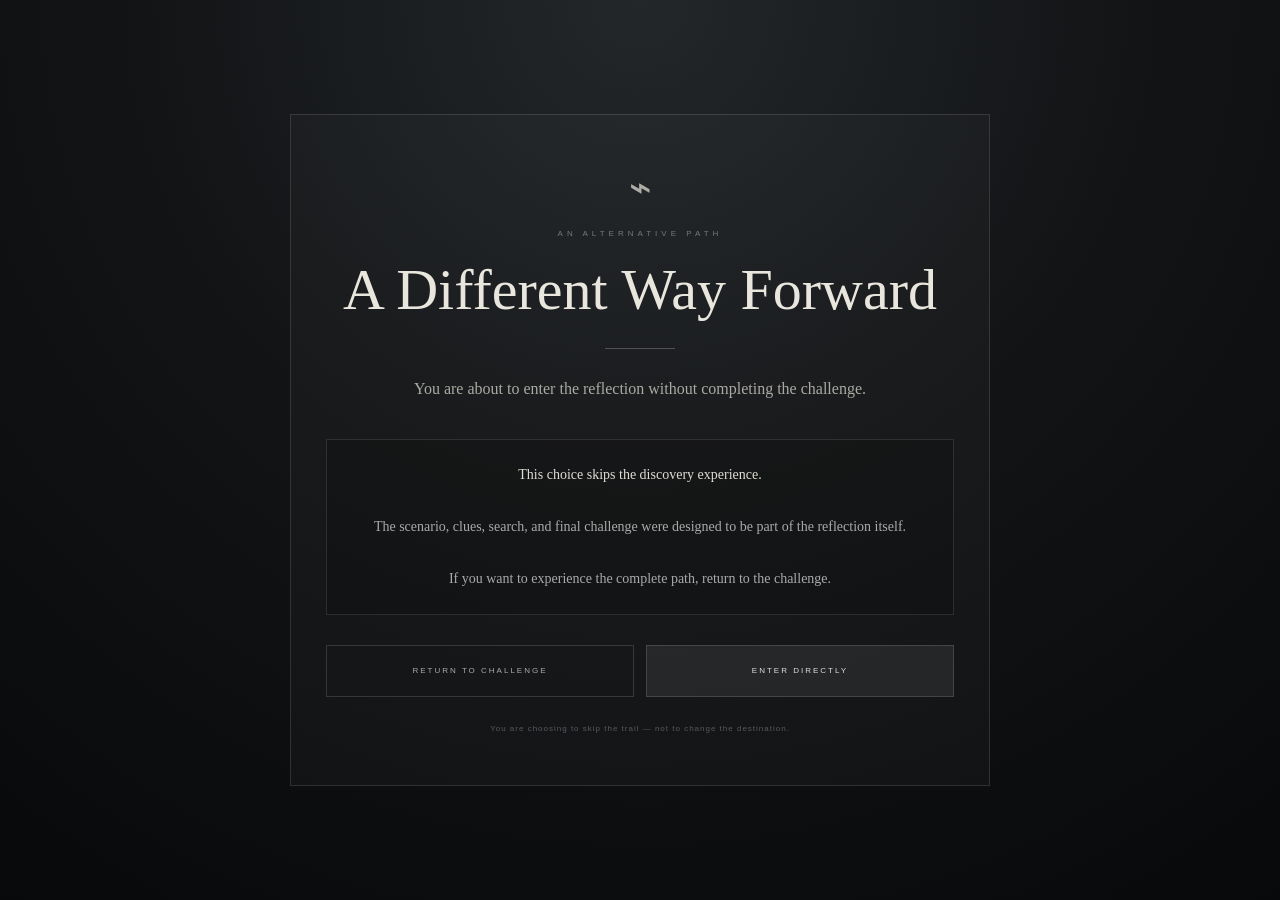
<file: access-confirm.html>
<!DOCTYPE html>
<html lang="en">

<head>

<meta charset="UTF-8">
<meta name="viewport" content="width=device-width, initial-scale=1.0">

<title>A Different Way Forward</title>

<style>

*{
    box-sizing:border-box;
}

body{
    margin:0;
    min-height:100vh;

    display:flex;
    align-items:center;
    justify-content:center;

    padding:25px;

    background:
        radial-gradient(
            circle at 50% 0%,
            #24272a 0%,
            #121416 45%,
            #08090a 100%
        );

    color:#e9e6de;

    font-family:
        Georgia,
        "Times New Roman",
        serif;
}

.container{

    width:min(700px,100%);

    padding:50px 35px;

    text-align:center;

    border:
        1px solid
        rgba(255,255,255,.12);

    background:
        rgba(255,255,255,.025);
}

.symbol{

    font-size:38px;

    opacity:.7;

    margin-bottom:20px;
}

.eyebrow{

    color:#74797c;

    font-family:Arial,sans-serif;

    font-size:8px;

    letter-spacing:4px;
}

h1{

    margin:18px 0;

    font-size:
        clamp(36px,7vw,58px);

    font-weight:normal;
}

.divider{

    width:70px;
    height:1px;

    background:
        rgba(255,255,255,.23);

    margin:25px auto;
}

.intro{

    color:#aaa9a3;

    line-height:1.9;

    max-width:560px;

    margin:auto;
}

.warning{

    margin-top:35px;

    padding:22px;

    border:
        1px solid
        rgba(255,255,255,.11);

    background:
        rgba(0,0,0,.17);

    color:#aaa;

    line-height:1.85;

    font-size:14px;
}

.warning strong{

    color:#e0ddd5;

    font-weight:normal;
}

.actions{

    display:grid;

    grid-template-columns:
        1fr 1fr;

    gap:12px;

    margin-top:30px;
}

.btn{

    display:flex;

    align-items:center;

    justify-content:center;

    min-height:52px;

    padding:12px 20px;

    text-decoration:none;

    border:
        1px solid
        rgba(255,255,255,.14);

    color:#aaa;

    font-family:Arial,sans-serif;

    font-size:8px;

    letter-spacing:2px;

    transition:.25s;
}

.btn:hover{

    color:#eee;

    border-color:
        rgba(255,255,255,.35);

    background:
        rgba(255,255,255,.04);

    transform:translateY(-2px);
}

.primary{

    background:
        rgba(255,255,255,.07);

    color:#ddd;
}

.note{

    margin-top:25px;

    color:#555b5f;

    font-family:Arial,sans-serif;

    font-size:8px;

    letter-spacing:1px;

    line-height:1.7;
}

@media(max-width:600px){

    .container{
        padding:40px 22px;
    }

    .actions{
        grid-template-columns:1fr;
    }

}

</style>

</head>


<body>


<main class="container">


    <div class="symbol">
        ⌁
    </div>


    <div class="eyebrow">
        AN ALTERNATIVE PATH
    </div>


    <h1>
        A Different Way Forward
    </h1>


    <div class="divider"></div>


    <p class="intro">

        You are about to enter the reflection
        without completing the challenge.

    </p>


    <div class="warning">

        <strong>
            This choice skips the discovery experience.
        </strong>

        <br><br>

        The scenario, clues, search,
        and final challenge were designed
        to be part of the reflection itself.

        <br><br>

        If you want to experience the complete path,
        return to the challenge.

    </div>


    <div class="actions">

        <a
            class="btn"
            href="challenge.html">

            RETURN TO CHALLENGE

        </a>


        <a
            class="btn primary"
            href="reflection-room.html"
            onclick="unlockDirectAccess()">

            ENTER DIRECTLY

        </a>

    </div>


    <div class="note">

        You are choosing to skip the trail —
        not to change the destination.

    </div>


</main>


<script>

function unlockDirectAccess(){

    /* Direct access unlocks the Reflection Voice only.
       It must never mark the Challenge as completed. */
    localStorage.setItem(
        "reflection8bUnlocked",
        "true"
    );
    localStorage.setItem(
        "reflection8bDirectUnlocked",
        "true"
    );
    localStorage.removeItem("reflection8bJustUnlocked");

}

</script>

</body>

</html>
</file>
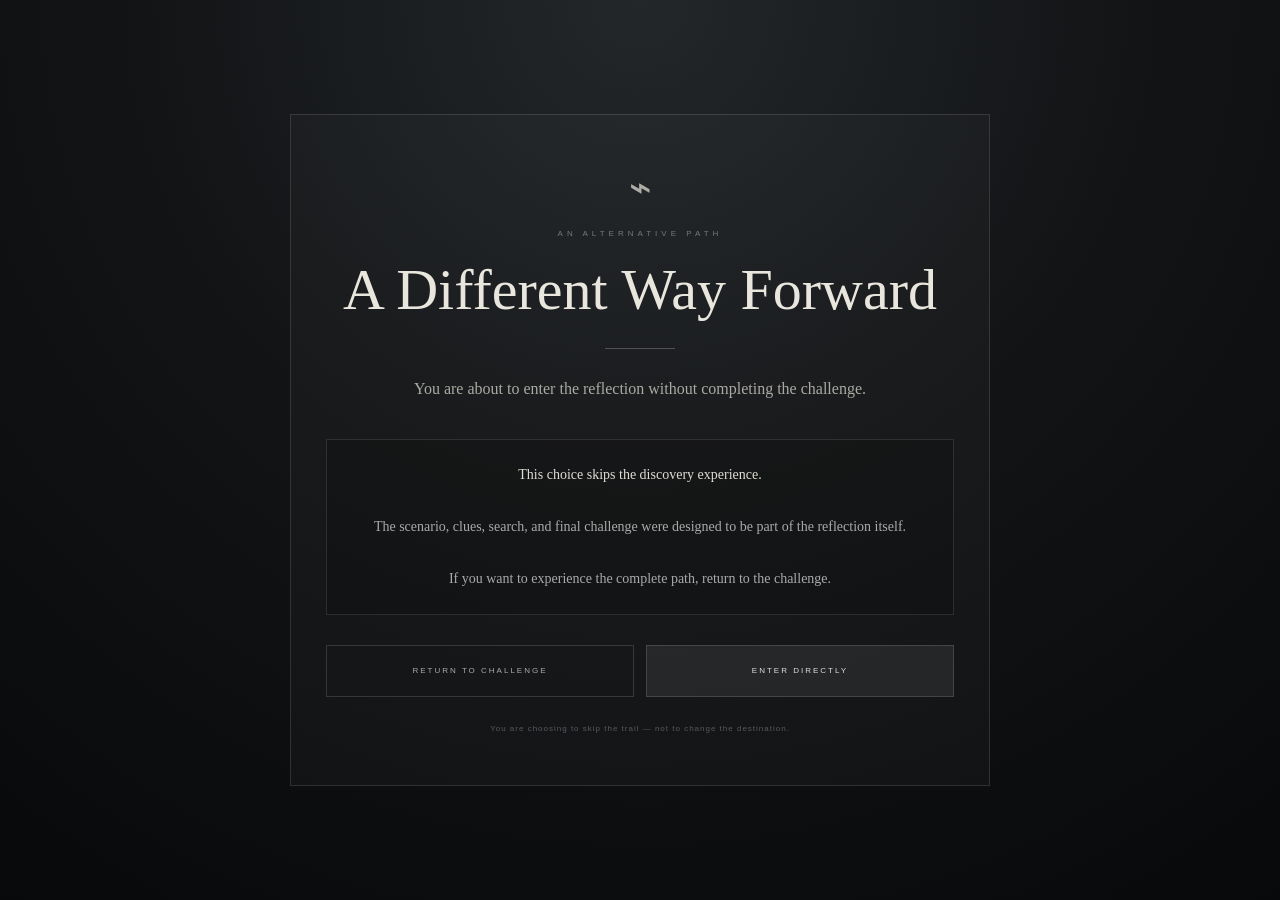
<file: access.html>
<!DOCTYPE html>
<html lang="en">

<head>

<meta charset="UTF-8">

<meta
    name="viewport"
    content="width=device-width, initial-scale=1.0">

<title>Redirecting...</title>

<link rel="stylesheet" href="shared-theme.css">
</head>

<body>

<script>

window.location.replace(
    "access-confirm.html"
);

</script>

</body>

</html>
</file>
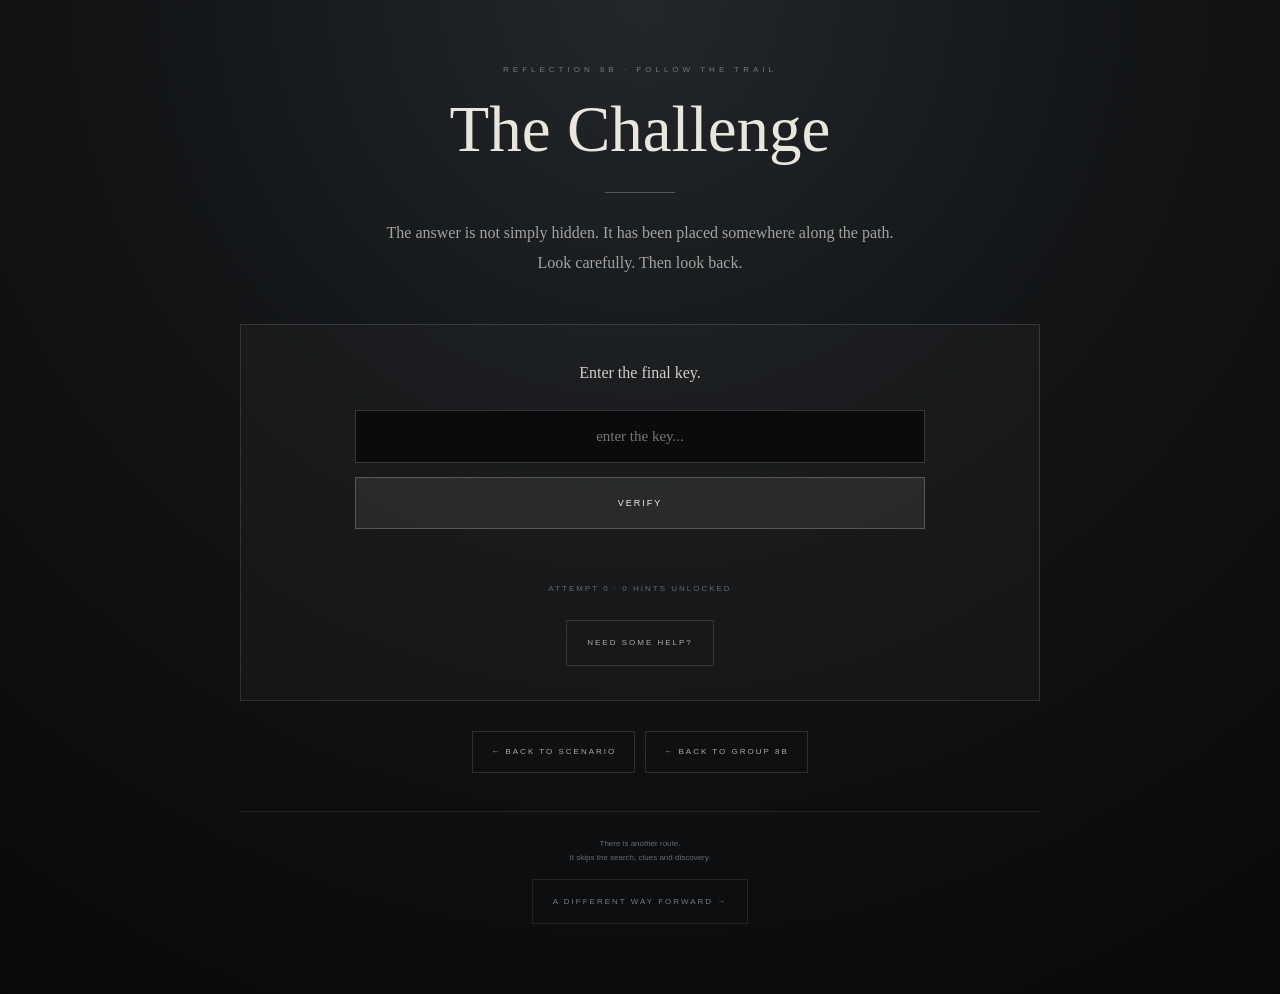
<file: challenge.html>
<!DOCTYPE html>
<html lang="en">

<head>

<meta charset="UTF-8">
<meta name="viewport" content="width=device-width, initial-scale=1.0">

<title>The Challenge · 8B</title>

<style>

*{
    box-sizing:border-box;
}

body{
    margin:0;
    min-height:100vh;

    background:
        radial-gradient(
            circle at 50% 0%,
            #24272a 0%,
            #121416 43%,
            #08090a 100%
        );

    color:#e9e6de;

    font-family:
        Georgia,
        "Times New Roman",
        serif;
}

.page{
    width:min(800px,92%);
    margin:auto;

    padding:65px 0 70px;
}


/* HEADER */

.header{
    text-align:center;
}

.eyebrow{
    color:#73777a;

    font-family:Arial,sans-serif;

    font-size:8px;

    letter-spacing:4px;
}

h1{
    margin:18px 0 15px;

    font-size:
        clamp(43px,7vw,65px);

    font-weight:normal;
}

.divider{
    width:70px;
    height:1px;

    margin:25px auto;

    background:rgba(255,255,255,.24);
}

.intro{
    max-width:620px;

    margin:auto;

    color:#a4a49f;

    line-height:1.9;
}


/* CHALLENGE */

.challenge-box{

    margin-top:45px;

    padding:34px 24px;

    border:
        1px solid
        rgba(255,255,255,.12);

    background:
        rgba(255,255,255,.025);

    text-align:center;
}

.question{

    margin-bottom:22px;

    color:#d2cfc7;

    line-height:1.8;
}

input{

    width:min(570px,100%);

    min-height:53px;

    padding:14px 18px;

    background:#0a0b0c;

    border:
        1px solid
        rgba(255,255,255,.18);

    color:#eee;

    text-align:center;

    font-family:Georgia,serif;

    font-size:15px;

    outline:none;
}

input:focus{

    border-color:
        rgba(255,255,255,.45);
}

.submit{

    width:min(570px,100%);

    min-height:52px;

    margin-top:14px;

    border:
        1px solid
        rgba(255,255,255,.22);

    background:
        rgba(255,255,255,.07);

    color:#eee;

    cursor:pointer;

    font-family:Arial,sans-serif;

    font-size:9px;

    letter-spacing:2px;

    transition:.25s;
}

.submit:hover{

    background:
        rgba(255,255,255,.12);

    border-color:
        rgba(255,255,255,.4);
}

.message{

    min-height:27px;

    margin-top:18px;

    color:#999;

    font-size:13px;

    line-height:1.7;
}


/* HINT */

.hint-box{

    display:none;

    margin-top:22px;

    padding:18px 20px;

    border-left:
        2px solid
        rgba(255,255,255,.28);

    background:
        rgba(255,255,255,.025);

    text-align:left;

    animation:appear .4s ease;
}

.hint-title{

    margin-bottom:7px;

    color:#d8d5cd;

    font-family:Arial,sans-serif;

    font-size:8px;

    letter-spacing:3px;
}

#hintText{

    color:#aaa9a3;

    line-height:1.8;

    font-size:13px;
}



.hint-list,.help-list{display:flex;flex-direction:column;gap:10px;}
.hint-item,.help-item{position:relative;padding:12px 14px 12px 16px;border-left:1px solid rgba(231,228,220,.14);background:rgba(255,255,255,.018);color:#aaa9a3;line-height:1.8;font-size:13px;animation:hintArrive .45s cubic-bezier(.2,.7,.2,1);}
.hint-item::before,.help-item::before{content:"";position:absolute;left:-2px;top:12px;width:3px;height:14px;background:rgba(231,228,220,.34);}
.hint-item .hint-index,.help-item .help-index{display:block;margin-bottom:4px;color:#777c80;font-size:8px;letter-spacing:2px;}
@keyframes hintArrive{from{opacity:0;transform:translateY(8px)}to{opacity:1;transform:translateY(0)}}

/* HELP */

.help-box{

    display:none;

    margin-top:18px;

    padding:18px 20px;

    border:
        1px solid
        rgba(255,255,255,.10);

    background:
        rgba(0,0,0,.18);

    text-align:left;

    animation:appear .4s ease;
}

.help-title{

    color:#777c80;

    font-family:Arial,sans-serif;

    font-size:8px;

    letter-spacing:3px;

    margin-bottom:9px;
}

#helpText{

    color:#b5b3ac;

    line-height:1.8;

    font-size:13px;
}


/* HELP BUTTON */

.help-button{

    min-height:46px;

    margin-top:22px;

    padding:10px 20px;

    border:
        1px solid
        rgba(255,255,255,.13);

    background:transparent;

    color:#aaa;

    cursor:pointer;

    font-family:Arial,sans-serif;

    font-size:8px;

    letter-spacing:2px;

    transition:.25s;
}

.help-button:hover{

    color:#eee;

    border-color:
        rgba(255,255,255,.35);

    background:
        rgba(255,255,255,.035);
}

.help-button:disabled{

    opacity:.4;

    cursor:default;
}


/* LOWER NAV */

.bottom-nav{

    display:flex;

    justify-content:center;

    margin-top:30px;
}

.bottom-nav a{

    display:flex;

    align-items:center;

    justify-content:center;

    min-height:47px;

    padding:10px 24px;

    color:#aaa;

    text-decoration:none;

    border:
        1px solid
        rgba(255,255,255,.12);

    font-family:Arial,sans-serif;

    font-size:8px;

    letter-spacing:2px;

    transition:.25s;
}

.bottom-nav a:hover{

    color:#fff;

    border-color:
        rgba(255,255,255,.35);

}


/* DIRECT ACCESS */

.access{

    margin-top:38px;

    padding-top:25px;

    border-top:
        1px solid
        rgba(255,255,255,.07);

    text-align:center;
}

.access p{

    color:#666b6f;

    font-family:Arial,sans-serif;

    font-size:8px;

    line-height:1.8;

    margin:0 0 14px;
}

.access a{

    display:inline-flex;

    align-items:center;
    justify-content:center;

    min-height:45px;

    padding:10px 20px;

    color:#777c80;

    text-decoration:none;

    border:
        1px solid
        rgba(255,255,255,.09);

    font-family:Arial,sans-serif;

    font-size:8px;

    letter-spacing:2px;

    transition:.25s;
}

.access a:hover{

    color:#ddd;

    border-color:
        rgba(255,255,255,.25);
}



.attempt-status{
    margin-top:10px;
    color:#626a70;
    font-family:Arial,sans-serif;
    font-size:8px;
    letter-spacing:2px;
    text-align:center;
    min-height:14px;
}
.bottom-nav{display:flex;flex-wrap:wrap;justify-content:center;gap:10px;}
.bottom-nav a{display:inline-flex;align-items:center;justify-content:center;min-height:42px;padding:0 18px;}

/* SUCCESS */

.success-screen{

    display:none;

    position:fixed;

    inset:0;

    z-index:50;

    align-items:center;

    justify-content:center;

    text-align:center;

    padding:25px;

    background:

        radial-gradient(
            circle at center,
            #24272a,
            #08090a 75%
        );
}

.success-content{

    max-width:650px;

    animation:
        reveal 1s ease forwards;
}

.success-mark{

    font-size:45px;

    margin-bottom:20px;

    opacity:.8;
}

.success-content h2{

    margin:0 0 20px;

    font-size:
        clamp(35px,7vw,62px);

    font-weight:normal;
}

.success-content p{

    max-width:520px;

    margin:auto;

    color:#aaa;

    line-height:1.9;
}

.enter-reflection{

    display:inline-flex;

    align-items:center;
    justify-content:center;

    min-height:53px;

    margin-top:30px;

    padding:13px 27px;

    background:#e8e5dc;

    color:#111;

    text-decoration:none;

    font-family:Arial,sans-serif;

    font-size:9px;

    letter-spacing:2px;

    transition:.25s;
}

.enter-reflection:hover{

    transform:translateY(-2px);

    opacity:.9;
}


/* ANIMATION */

@keyframes appear{

    from{
        opacity:0;
        transform:translateY(8px);
    }

    to{
        opacity:1;
        transform:translateY(0);
    }
}

@keyframes reveal{

    from{
        opacity:0;
        transform:translateY(18px);
        filter:blur(5px);
    }

    to{
        opacity:1;
        transform:translateY(0);
        filter:blur(0);
    }
}


@media(max-width:600px){

    .page{
        padding-top:45px;
    }

    .challenge-box{
        padding:28px 16px;
    }

}

</style>

</head>


<body>


<div class="page">


    <header class="header">

        <div class="eyebrow">
            REFLECTION 8B · FOLLOW THE TRAIL
        </div>

        <h1>
            The Challenge
        </h1>

        <div class="divider"></div>

        <p class="intro">

            The answer is not simply hidden.
            It has been placed somewhere along the path.

            <br>

            Look carefully.
            Then look back.

        </p>

    </header>


    <section class="challenge-box">

        <div class="question">

            Enter the final key.

        </div>


        <input
            type="text"
            id="answer"
            autocomplete="off"
            autocapitalize="none"
            spellcheck="false"
            placeholder="enter the key..."
        >


        <button
            class="submit"
            onclick="checkAnswer()">

            VERIFY

        </button>


        <div
            class="message"
            id="message">
        </div>

        <div class="attempt-status" id="attemptStatus" aria-live="polite">
            ATTEMPT 0 · 0 HINTS UNLOCKED
        </div>


        <!-- AUTOMATIC HINT -->

        <div
            class="hint-box"
            id="hintBox">

            <div class="hint-title">
                HINT
            </div>

            <div id="hintList" class="hint-list"></div>

        </div>


        <!-- STEP BY STEP HELP -->

        <div
            class="help-box"
            id="helpBox">

            <div class="help-title">
                A LITTLE MORE HELP
            </div>

            <div id="helpList" class="help-list"></div>

        </div>


        <button
            class="help-button"
            id="helpButton"
            onclick="nextHelp()">

            NEED SOME HELP?

        </button>

    </section>


    <!-- BOTTOM NAV -->

    <div class="bottom-nav">

        <a href="scenario.html">
            ← BACK TO SCENARIO
        </a>

        <a href="8b.html">
            ← BACK TO GROUP 8B
        </a>

    </div>


    <!-- DIRECT -->

    <section class="access">

        <p>

            There is another route.

            <br>

            It skips the search, clues and discovery.

        </p>

        <a href="access-confirm.html">

            A DIFFERENT WAY FORWARD →

        </a>

    </section>


</div>


<!-- SUCCESS -->

<div
    class="success-screen"
    id="successScreen">

    <div class="success-content">

        <div class="success-mark">
            ✦
        </div>

        <h2>
            Access Granted
        </h2>

        <p>

            You found what was hidden.

            <br><br>

            The answer was not the final stop.
            It was the point where the reflection began.

        </p>


        <a
            class="enter-reflection"
            href="reflection-room.html">

            ENTER THE REFLECTION →

        </a>

    </div>

</div>


<script>

let attempts = Number(localStorage.getItem("reflection8bAttempts") || 0);
let helpStep = Number(localStorage.getItem("reflection8bHelpStep") || 0);

const finalAnswer = "understanding is not the final stop";

const automaticHints = [
"The answer is not the rune message itself. The rune message points somewhere else.",
"One of the messages in the scenario asks you to reconsider something you have already seen.",
"The words “look back” are an instruction. Do not treat them as the final answer.",
"Return to the earlier coded English sentence. There is a transformation hidden inside it.",
"Each letter of the earlier coded sentence has been shifted. Try moving the letters backward.",
"The final answer is a complete English sentence. It is written entirely in lowercase."
];

const helps = [
"Return to the scenario. The clues are part of the story, not separate from it.",
"The strange symbols are a direction, not necessarily the final answer.",
"The message tells you to look back. Take that instruction seriously.",
"Go back to the earlier coded line in the scenario and examine it again.",
"The coded English line uses a simple shift. Each letter has moved forward by two places.",
"The final answer is a complete English sentence. It is written entirely in lowercase."
];

function normalize(value){return value.trim().toLowerCase().replace(/\s+/g," ");}

function addHint(text,index){
 const list=document.getElementById("hintList");
 if(!list || list.querySelector(`[data-hint="${index}"]`)) return;
 const item=document.createElement("div"); item.className="hint-item"; item.dataset.hint=index;
 item.innerHTML=`<span class="hint-index">HINT ${String(index).padStart(2,"0")}</span>${text}`;
 list.appendChild(item); document.getElementById("hintBox").style.display="block";
}

function addHelp(text,index){
 const list=document.getElementById("helpList");
 if(!list || list.querySelector(`[data-help="${index}"]`)) return;
 const item=document.createElement("div"); item.className="help-item"; item.dataset.help=index;
 item.innerHTML=`<span class="help-index">GUIDE ${String(index).padStart(2,"0")}</span>${text}`;
 list.appendChild(item); document.getElementById("helpBox").style.display="block";
}

function updateAttemptStatus(){
 const el=document.getElementById("attemptStatus");
 if(!el) return;
 const hints=Math.min(automaticHints.length,Math.floor(attempts/2));
 el.textContent=`ATTEMPT ${attempts} · ${hints} HINT${hints===1?"":"S"} UNLOCKED${attempts>=15?" · PARTIAL KEY REVEALED":""}`;
}

function restoreHints(){
 const count=Math.min(automaticHints.length, Math.floor(attempts/2));
 for(let i=0;i<count;i++) addHint(automaticHints[i],i+1);
 if(attempts>=15) addHint("<strong>understanding is not the ...</strong>",99);
}

function restoreHelp(){
 for(let i=0;i<helpStep && i<helps.length;i++) addHelp(helps[i],i+1);
 updateHelpButton();
}

function checkAnswer(){
 const input=document.getElementById("answer"); const value=normalize(input.value);
 if(value===finalAnswer){
  /* Completion is persisted separately from unlock so 8B can run its
     one-time Challenge disappearance animation on the first return. */
  localStorage.setItem("reflection8bUnlocked","true");
  localStorage.setItem("reflection8bChallengeCompleted","true");
  localStorage.setItem("reflection8bJustUnlocked","true");
  localStorage.removeItem("reflection8bDirectUnlocked");
  localStorage.removeItem("reflection8bAttempts");
  localStorage.removeItem("reflection8bHelpStep");
  document.getElementById("successScreen").style.display="flex"; return;
}
 attempts++; localStorage.setItem("reflection8bAttempts",String(attempts));
 document.getElementById("message").textContent="Not quite. Something along the path may still be pointing you backward.";
 showHint(); updateAttemptStatus(); input.select();
}

function showHint(){
 const count=Math.min(automaticHints.length,Math.floor(attempts/2));
 for(let i=0;i<count;i++) addHint(automaticHints[i],i+1);
 if(attempts>=15) addHint("<strong>understanding is not the ...</strong>",99);
}

function updateHelpButton(){
 const button=document.getElementById("helpButton"); if(!button) return;
 if(helpStep<helps.length){button.textContent=helpStep===0?"NEED SOME HELP?":"NEED MORE HELP?";button.disabled=false;}
 else{button.textContent="NO MORE HELP AVAILABLE";button.disabled=true;}
}

function nextHelp(){
 if(helpStep>=helps.length) return;
 addHelp(helps[helpStep],helpStep+1); helpStep++;
 localStorage.setItem("reflection8bHelpStep",String(helpStep)); updateHelpButton();
}

restoreHints();
restoreHelp();
updateAttemptStatus();

document
    .getElementById("answer")
    .addEventListener(
        "keydown",
        function(event){

            if(event.key === "Enter"){

                checkAnswer();

            }

        }
    );

</script>

</body>

</html>
</file>
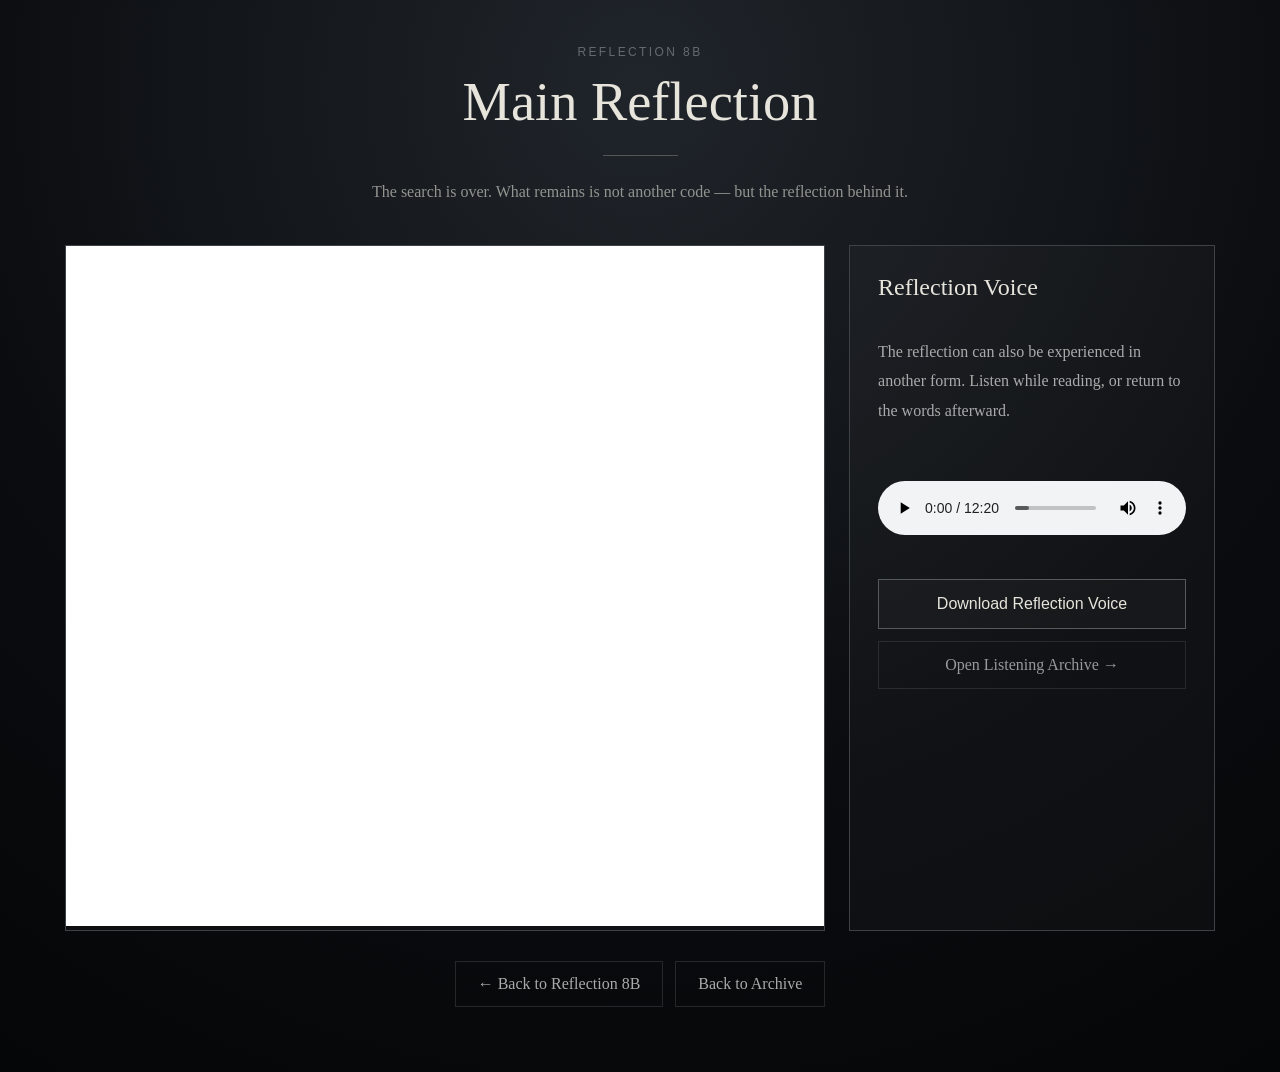
<file: main-8b.html>
<!DOCTYPE html>
<html lang="en">
<head>
<meta charset="UTF-8">
<meta name="viewport" content="width=device-width, initial-scale=1.0">

<title>Main Reflection 8B</title>

<style>
*{
    box-sizing:border-box;
}

body{
    margin:0;
    background:#090909;
    color:#eee;
    font-family:Georgia,"Times New Roman",serif;
}

.page{
    width:min(1150px,94%);
    margin:auto;
    padding:45px 0 65px;
}

header{
    text-align:center;
    margin-bottom:38px;
}

.eyebrow{
    color:#777;
    font-size:.75rem;
    letter-spacing:.2em;
    text-transform:uppercase;
}

h1{
    font-size:clamp(2rem,5vw,3.4rem);
    font-weight:normal;
    margin:12px 0;
}

.subtitle{
    color:#aaa;
    line-height:1.8;
    max-width:650px;
    margin:15px auto;
}

.line{
    width:75px;
    height:1px;
    background:#555;
    margin:22px auto;
}

.grid{
    display:grid;
    grid-template-columns:1.35fr .65fr;
    gap:24px;
}

.panel{
    border:1px solid rgba(255,255,255,.12);
    background:rgba(255,255,255,.025);
}

.pdf-panel{
    min-height:680px;
}

.pdf-panel iframe{
    width:100%;
    height:680px;
    border:none;
    background:#fff;
}

.voice-panel{
    padding:28px;
    display:flex;
    flex-direction:column;
}

.voice-panel h2{
    font-weight:normal;
    margin-top:0;
}

.voice-panel p{
    color:#aaa;
    line-height:1.85;
}

.audio-wrap{
    margin-top:20px;
    padding:20px 0;
}

audio{
    width:100%;
}

.download{
    display:flex;
    width:100%;
    min-height:50px;
    align-items:center;
    justify-content:center;
    text-decoration:none;
    color:#ddd;
    border:1px solid rgba(255,255,255,.16);
    margin-top:20px;
    transition:.25s;
}

.download:hover{
    border-color:rgba(255,255,255,.45);
    background:rgba(255,255,255,.05);
}

.archive-link{
    margin-top:12px;
    display:flex;
    width:100%;
    min-height:48px;
    align-items:center;
    justify-content:center;
    text-decoration:none;
    color:#999;
    border:1px solid rgba(255,255,255,.1);
    transition:.25s;
}

.archive-link:hover{
    color:#fff;
    border-color:rgba(255,255,255,.35);
}

.navigation{
    display:flex;
    flex-wrap:wrap;
    justify-content:center;
    gap:12px;
    margin-top:30px;
}

.navigation a{
    display:flex;
    align-items:center;
    justify-content:center;
    min-height:46px;
    padding:10px 22px;
    color:#aaa;
    text-decoration:none;
    border:1px solid rgba(255,255,255,.12);
    transition:.25s;
}

.navigation a:hover{
    color:#fff;
    border-color:rgba(255,255,255,.4);
    background:rgba(255,255,255,.04);
}

@media(max-width:850px){

    .grid{
        grid-template-columns:1fr;
    }

    .pdf-panel{
        min-height:620px;
    }

    .pdf-panel iframe{
        height:620px;
    }
}
</style>
<link rel="stylesheet" href="shared-theme.css">
</head>

<body>

<div class="page">

<header>

<div class="eyebrow">Reflection 8B</div>

<h1>Main Reflection</h1>

<div class="line"></div>

<p class="subtitle">
The search is over.
What remains is not another code —
but the reflection behind it.
</p>

</header>


<section class="grid">

<div class="panel pdf-panel">

<iframe
src="Main%20Reflection%208b%20Open.pdf"
title="Main Reflection 8B">
</iframe>

</div>


<div class="panel voice-panel">

<h2>Reflection Voice</h2>

<p>
The reflection can also be experienced in another form.
Listen while reading, or return to the words afterward.
</p>

<div class="audio-wrap">

<audio controls preload="metadata">
<source src="reflection-8b-voice.mp3" type="audio/mpeg">
Your browser does not support the audio element.
</audio>

</div>

<a
class="download"
href="reflection-8b-voice.mp3"
download="Reflection 8b voice.mp3">
Download Reflection Voice
</a>

<a
class="archive-link"
href="reflection-room.html">
Open Listening Archive →
</a>

</div>

</section>


<div class="navigation">

<a href="8b.html">← Back to Reflection 8B</a>

<a href="index.html">Back to Archive</a>

</div>

</div>

</body>
</html>
</file>
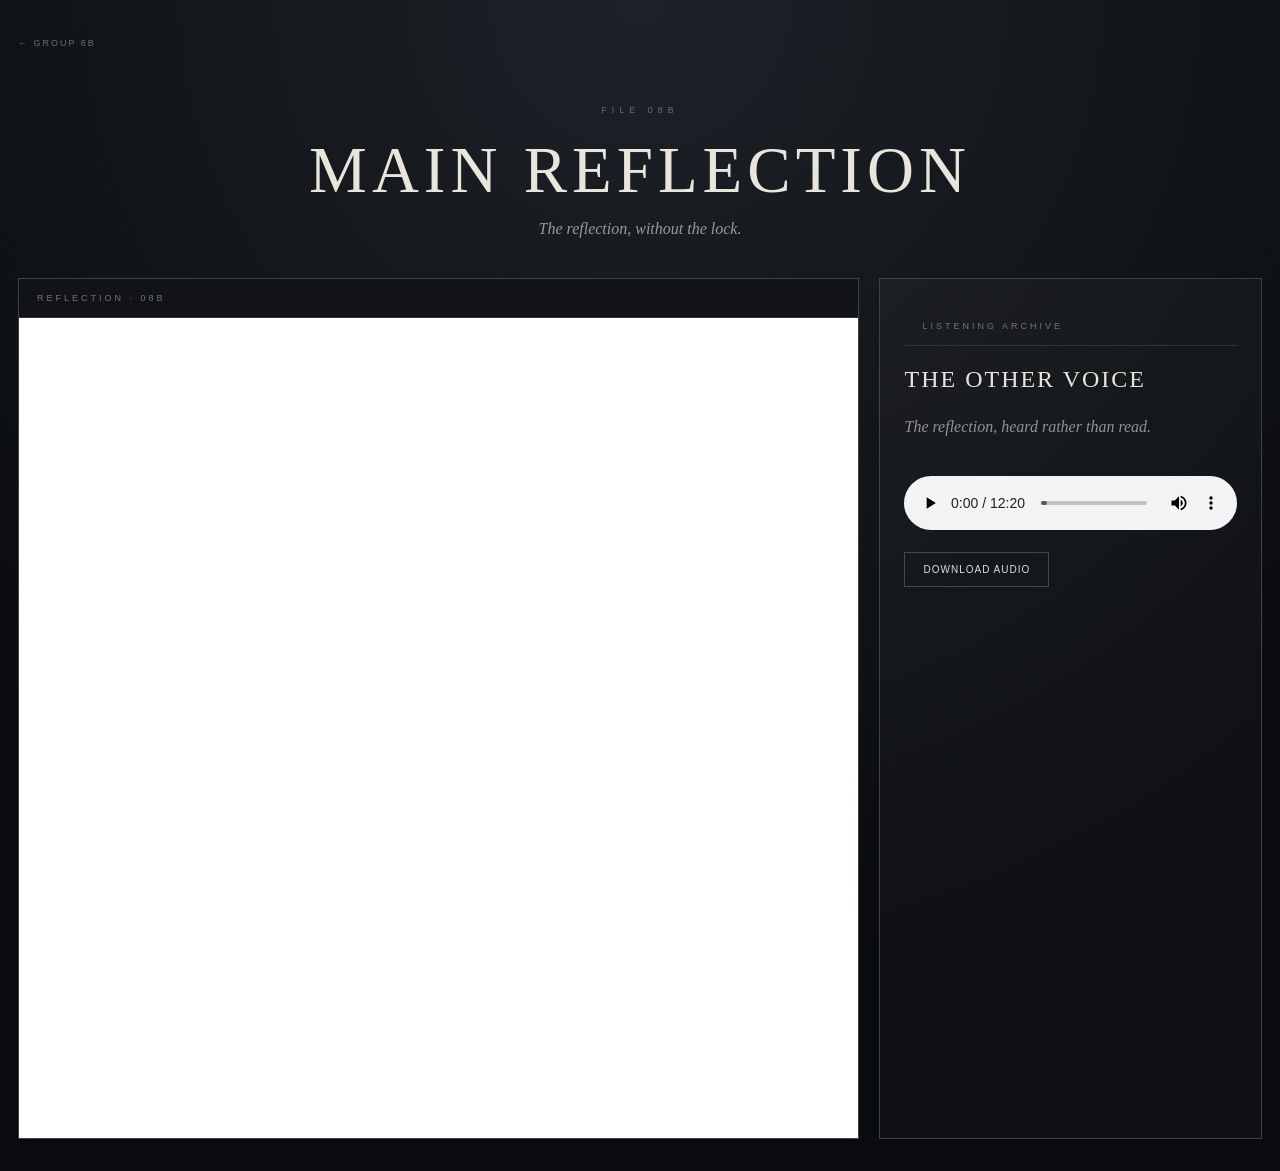
<file: open-8b.html>
<!DOCTYPE html>
<html lang="en">
<head>

<meta charset="UTF-8">
<meta name="viewport" content="width=device-width, initial-scale=1.0">

<title>Reflection 8B</title>

<style>

*{
    box-sizing:border-box;
}

body{

    margin:0;

    min-height:100vh;

    background:
        radial-gradient(circle at top,#1d2228,#090b0e 72%);

    color:#e8e5dc;

    font-family:Georgia,serif;

    padding:32px 18px;
}

.container{

    max-width:1250px;

    margin:auto;
}

.back{

    color:#696e73;

    text-decoration:none;

    font-family:Arial,sans-serif;

    font-size:9px;

    letter-spacing:2px;
}

.header{

    text-align:center;

    padding:55px 0 40px;
}

.label{

    font-family:Arial,sans-serif;

    font-size:9px;

    letter-spacing:5px;

    color:#666b70;
}

h1{

    font-size:clamp(38px,7vw,65px);

    font-weight:normal;

    letter-spacing:5px;

    margin:18px 0 12px;
}

.subtitle{

    color:#999a96;

    font-style:italic;
}

.content{

    display:grid;

    grid-template-columns:
        minmax(0,1.65fr)
        minmax(300px,.75fr);

    gap:20px;
}

.panel{

    border:1px solid #3d4247;

    background:#111317;

    overflow:hidden;
}

.panel-label{

    padding:14px 18px;

    border-bottom:1px solid #30353a;

    font-family:Arial,sans-serif;

    font-size:9px;

    letter-spacing:3px;

    color:#70757a;
}

iframe{

    display:block;

    width:100%;

    height:820px;

    border:none;

    background:white;
}

.audio{

    padding:28px 24px;

    background:rgba(255,255,255,.025);
}

.audio h2{

    font-size:24px;

    font-weight:normal;

    letter-spacing:2px;
}

.audio p{

    color:#92938f;

    font-style:italic;

    line-height:1.8;
}

audio{

    width:100%;

    margin-top:18px;
}

.download{

    display:inline-block;

    margin-top:18px;

    padding:11px 18px;

    border:1px solid rgba(255,255,255,.2);

    color:#ddd;

    text-decoration:none;

    font-family:Arial,sans-serif;

    font-size:10px;

    letter-spacing:1px;
}

@media(max-width:850px){

    .content{

        grid-template-columns:1fr;
    }

    iframe{

        height:650px;
    }

}

</style>

</head>

<body>

<div class="container">

<a href="8b.html" class="back">
← GROUP 8B
</a>

<div class="header">

<div class="label">
FILE 08B
</div>

<h1>
MAIN REFLECTION
</h1>

<div class="subtitle">
The reflection, without the lock.
</div>

</div>


<div class="content">


<div class="panel">

<div class="panel-label">
REFLECTION · 08B
</div>

<iframe
src="Main%20Reflection%208b%20Open.pdf">
</iframe>

</div>


<div class="panel audio">

<div class="panel-label">
LISTENING ARCHIVE
</div>

<h2>
THE OTHER VOICE
</h2>

<p>
The reflection, heard rather than read.
</p>

<audio controls preload="metadata">

<source
src="reflection-8b-voice.mp3"
type="audio/mpeg">

Your browser does not support audio playback.

</audio>

<a
class="download"
href="reflection-8b-voice.mp3"
download>

DOWNLOAD AUDIO

</a>

</div>


</div>

</div>

</body>
</html>
</file>
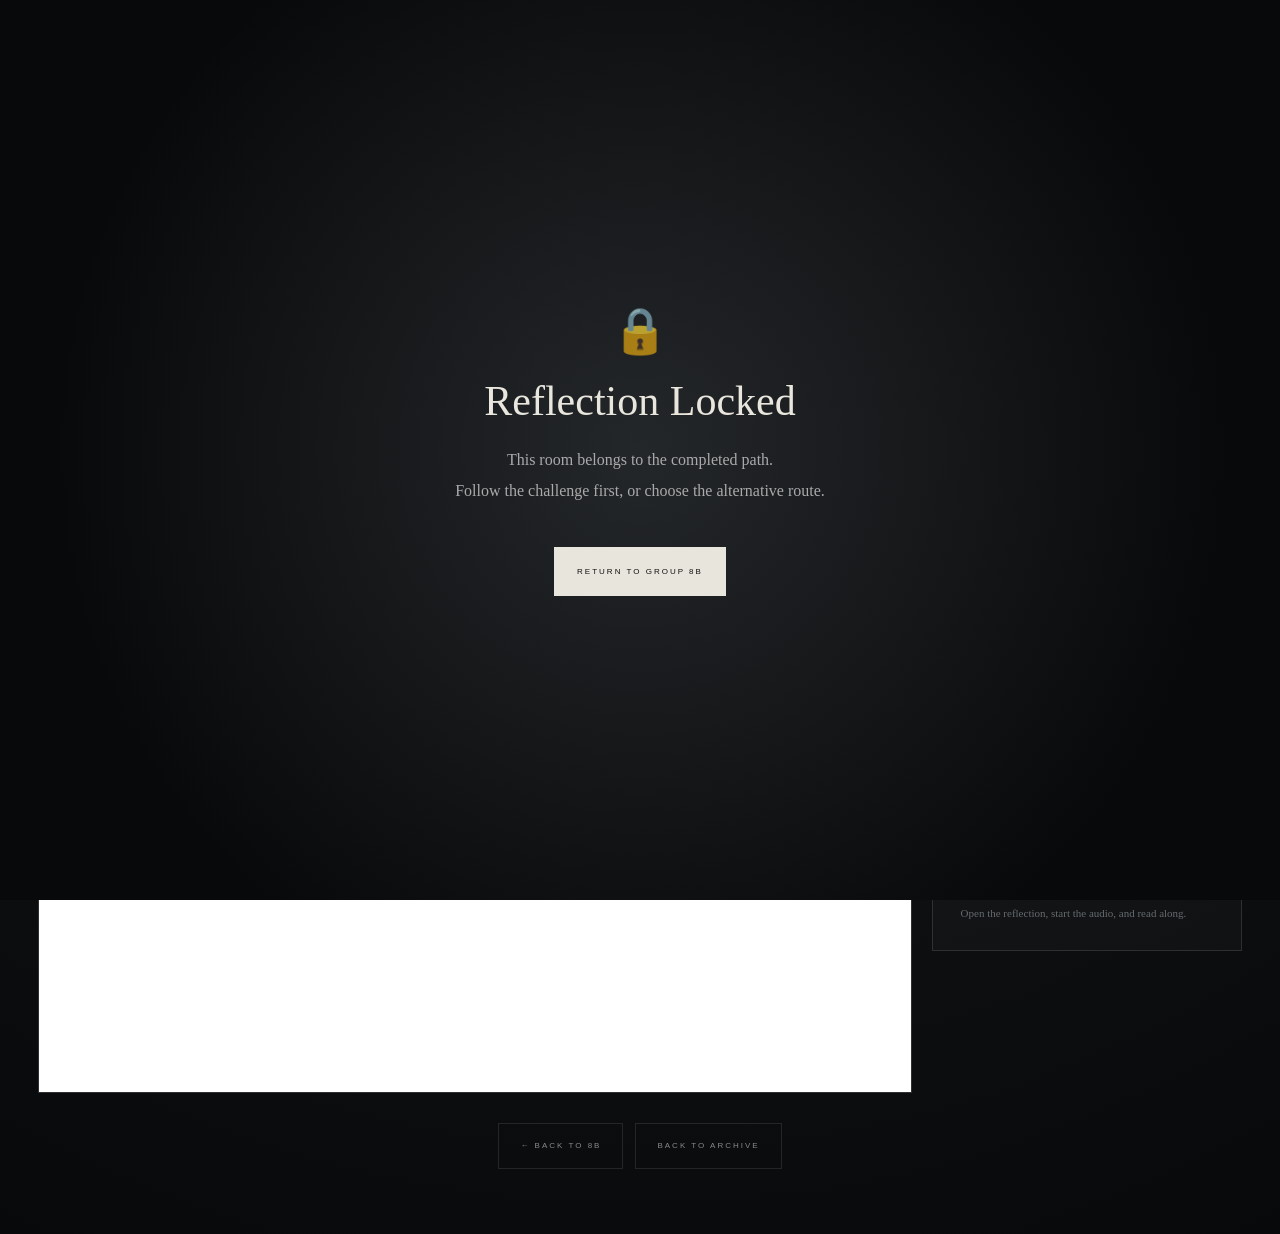
<file: reflection-room.html>
<!DOCTYPE html>
<html lang="en">

<head>

<meta charset="UTF-8">
<meta name="viewport" content="width=device-width, initial-scale=1.0">

<title>The Reflection Room · 8B</title>

<style>

*{
    box-sizing:border-box;
}

body{

    margin:0;

    min-height:100vh;

    background:
        radial-gradient(
            circle at 50% 0%,
            #24272a 0%,
            #121416 42%,
            #08090a 100%
        );

    color:#e9e6de;

    font-family:
        Georgia,
        "Times New Roman",
        serif;
}

.page{

    width:min(1250px,94%);

    margin:auto;

    padding:40px 0 65px;
}


/* TOP */

.topbar{

    display:flex;

    justify-content:space-between;

    align-items:center;
}

.topbar a{

    color:#777c80;

    text-decoration:none;

    font-family:Arial,sans-serif;

    font-size:8px;

    letter-spacing:2px;

    transition:.25s;
}

.topbar a:hover{

    color:#eeeae2;
}


/* HEADER */

.header{

    text-align:center;

    padding:60px 0 40px;
}

.eyebrow{

    color:#73787b;

    font-family:Arial,sans-serif;

    font-size:8px;

    letter-spacing:4px;
}

h1{

    margin:17px 0 14px;

    font-size:
        clamp(40px,6vw,66px);

    font-weight:normal;

    letter-spacing:2px;
}

.divider{

    width:70px;

    height:1px;

    margin:25px auto;

    background:
        rgba(255,255,255,.24);
}

.subtitle{

    color:#a5a5a0;

    font-style:italic;

    line-height:1.8;
}


/* MAIN */

.room{

    display:grid;

    grid-template-columns:
        minmax(0,1fr)
        310px;

    gap:20px;

    align-items:start;
}


/* PDF */

.pdf{

    min-height:760px;

    overflow:hidden;

    border:
        1px solid
        rgba(255,255,255,.13);

    background:#111;
}

.pdf iframe{

    display:block;

    width:100%;

    height:760px;

    border:0;

    background:#fff;
}


/* AUDIO */

.voice{

    position:sticky;

    top:20px;

    padding:28px;

    border:
        1px solid
        rgba(255,255,255,.12);

    background:
        rgba(255,255,255,.025);
}

.voice-mark{
    width:54px;
    height:54px;
    margin-bottom:20px;
    display:grid;
    place-items:center;
    color:#b9c2ca;
    border:1px solid rgba(255,255,255,.12);
    background:rgba(255,255,255,.018);
    box-shadow:0 12px 30px rgba(0,0,0,.18);
}
.voice-mark svg{width:42px;height:42px;display:block;}

.voice-label{

    color:#73787b;

    font-family:Arial,sans-serif;

    font-size:8px;

    letter-spacing:4px;

    margin-bottom:15px;
}

.voice h2{

    margin:0 0 15px;

    font-size:28px;

    font-weight:normal;
}

.voice p{

    color:#9c9d98;

    line-height:1.85;

    font-size:14px;
}

audio{

    width:100%;

    margin-top:24px;
}

.download{

    display:flex;

    align-items:center;

    justify-content:center;

    min-height:49px;

    margin-top:15px;

    border:
        1px solid
        rgba(255,255,255,.15);

    color:#d7d4cc;

    text-decoration:none;

    font-family:Arial,sans-serif;

    font-size:8px;

    letter-spacing:2px;

    transition:.25s;
}

.download:hover{

    background:
        rgba(255,255,255,.07);

    border-color:
        rgba(255,255,255,.35);
}

.voice-note{

    margin-top:20px;

    padding-top:18px;

    border-top:
        1px solid
        rgba(255,255,255,.07);

    color:#666b6e;

    font-size:11px;

    line-height:1.7;
}


/* BOTTOM */

.bottom{

    display:flex;

    justify-content:center;

    gap:12px;

    flex-wrap:wrap;

    margin-top:30px;
}

.bottom a{

    display:flex;

    align-items:center;

    justify-content:center;

    min-height:46px;

    padding:10px 21px;

    color:#858a8d;

    text-decoration:none;

    border:
        1px solid
        rgba(255,255,255,.10);

    font-family:Arial,sans-serif;

    font-size:8px;

    letter-spacing:2px;

    transition:.25s;
}

.bottom a:hover{

    color:#eeeae2;

    border-color:
        rgba(255,255,255,.28);

    background:
        rgba(255,255,255,.025);
}


/* LOCK */

.lock-screen{

    display:none;

    position:fixed;

    inset:0;

    z-index:100;

    align-items:center;

    justify-content:center;

    text-align:center;

    padding:25px;

    background:
        radial-gradient(
            circle at center,
            #24272a,
            #08090a 75%
        );
}

.lock-inner{

    max-width:600px;
}

.lock-icon{

    font-size:45px;

    margin-bottom:20px;

    opacity:.7;
}

.lock-inner h2{

    margin:0 0 20px;

    font-size:42px;

    font-weight:normal;
}

.lock-inner p{

    color:#aaa;

    line-height:1.9;
}

.lock-button{

    display:inline-flex;

    align-items:center;

    justify-content:center;

    min-height:49px;

    margin-top:25px;

    padding:10px 23px;

    color:#111;

    background:#e8e5dc;

    text-decoration:none;

    font-family:Arial,sans-serif;

    font-size:8px;

    letter-spacing:2px;
}


/* MOBILE */

@media(max-width:900px){

    .room{

        grid-template-columns:1fr;

    }

    .voice{

        position:static;

    }

}

@media(max-width:600px){

    .topbar{

        gap:15px;

    }

    .pdf{

        min-height:620px;

    }

    .pdf iframe{

        height:620px;

    }

}

</style>

</head>


<body>


<div
    class="lock-screen"
    id="lockScreen">

    <div class="lock-inner">

        <div class="lock-icon">
            🔒
        </div>

        <h2>
            Reflection Locked
        </h2>

        <p>

            This room belongs to the completed path.

            <br>

            Follow the challenge first,
            or choose the alternative route.

        </p>

        <a
            class="lock-button"
            href="8b.html">

            RETURN TO GROUP 8B

        </a>

    </div>

</div>


<div class="page">


    <div class="topbar">

        <a href="8b.html">
            ← GROUP 8B
        </a>

        <a href="index.html">
            ARCHIVE
        </a>

    </div>


    <header class="header">

        <div class="eyebrow">
            GROUP 08B · FINAL ROOM
        </div>

        <h1>
            The Reflection Room
        </h1>

        <div class="divider"></div>

        <div class="subtitle">
            Read it. Listen to it. Rethink it.
        </div>

    </header>


    <main class="room">


        <!-- REFLECTION -->

        <section class="pdf">

            <iframe
                src="Main%20Reflection%208b%20Open.pdf"
                title="Main Reflection 8B">
            </iframe>

        </section>


        <!-- VOICE -->

        <aside class="voice">

            <div class="voice-mark" aria-hidden="true">
                <svg viewBox="0 0 54 54" fill="none">
                    <path d="M16 28v-5a11 11 0 0 1 22 0v5" stroke="currentColor" stroke-width="1.6" stroke-linecap="round"/>
                    <rect x="13" y="27" width="7" height="13" rx="3" stroke="currentColor" stroke-width="1.5"/>
                    <rect x="34" y="27" width="7" height="13" rx="3" stroke="currentColor" stroke-width="1.5"/>
                    <path d="M43.5 34c2.7-1.5 4.1-3.5 4.1-6" stroke="currentColor" stroke-width="1.3" stroke-linecap="round" opacity=".55"/>
                    <path d="M47.5 38c3.2-2.2 4.8-5.2 4.8-8.7" stroke="currentColor" stroke-width="1.1" stroke-linecap="round" opacity=".25"/>
                </svg>
            </div>

            <div class="voice-label">
                REFLECTION VOICE
            </div>

            <h2>
                Listen
            </h2>

            <p>

                The reflection is here beside you.

                <br><br>

                Follow the written text while
                listening to the recorded voice.

                <br><br>

                Sometimes hearing an idea
                changes the way we read it.

            </p>


            <audio
                controls
                preload="metadata">

                <source
                    src="reflection-8b-voice.mp3?v=3"
                    type="audio/mpeg">

                Your browser does not support
                the audio element.

            </audio>


            <a
                class="download"
                href="reflection-8b-voice.mp3?v=3"
                download="Reflection 8B Voice.mp3">

                DOWNLOAD THE VOICE

            </a>


            <div class="voice-note">

                Suggested experience:

                <br>

                Open the reflection,
                start the audio,
                and read along.

            </div>

        </aside>

    </main>


    <div class="bottom">

        <a href="8b.html">
            ← BACK TO 8B
        </a>

        <a href="index.html">
            BACK TO ARCHIVE
        </a>

    </div>

</div>


<script>

const unlocked =
    localStorage.getItem(
        "reflection8bUnlocked"
    ) === "true";


if(!unlocked){

    document
        .getElementById("lockScreen")
        .style.display =
        "flex";

}

</script>

</body>

</html>
</file>
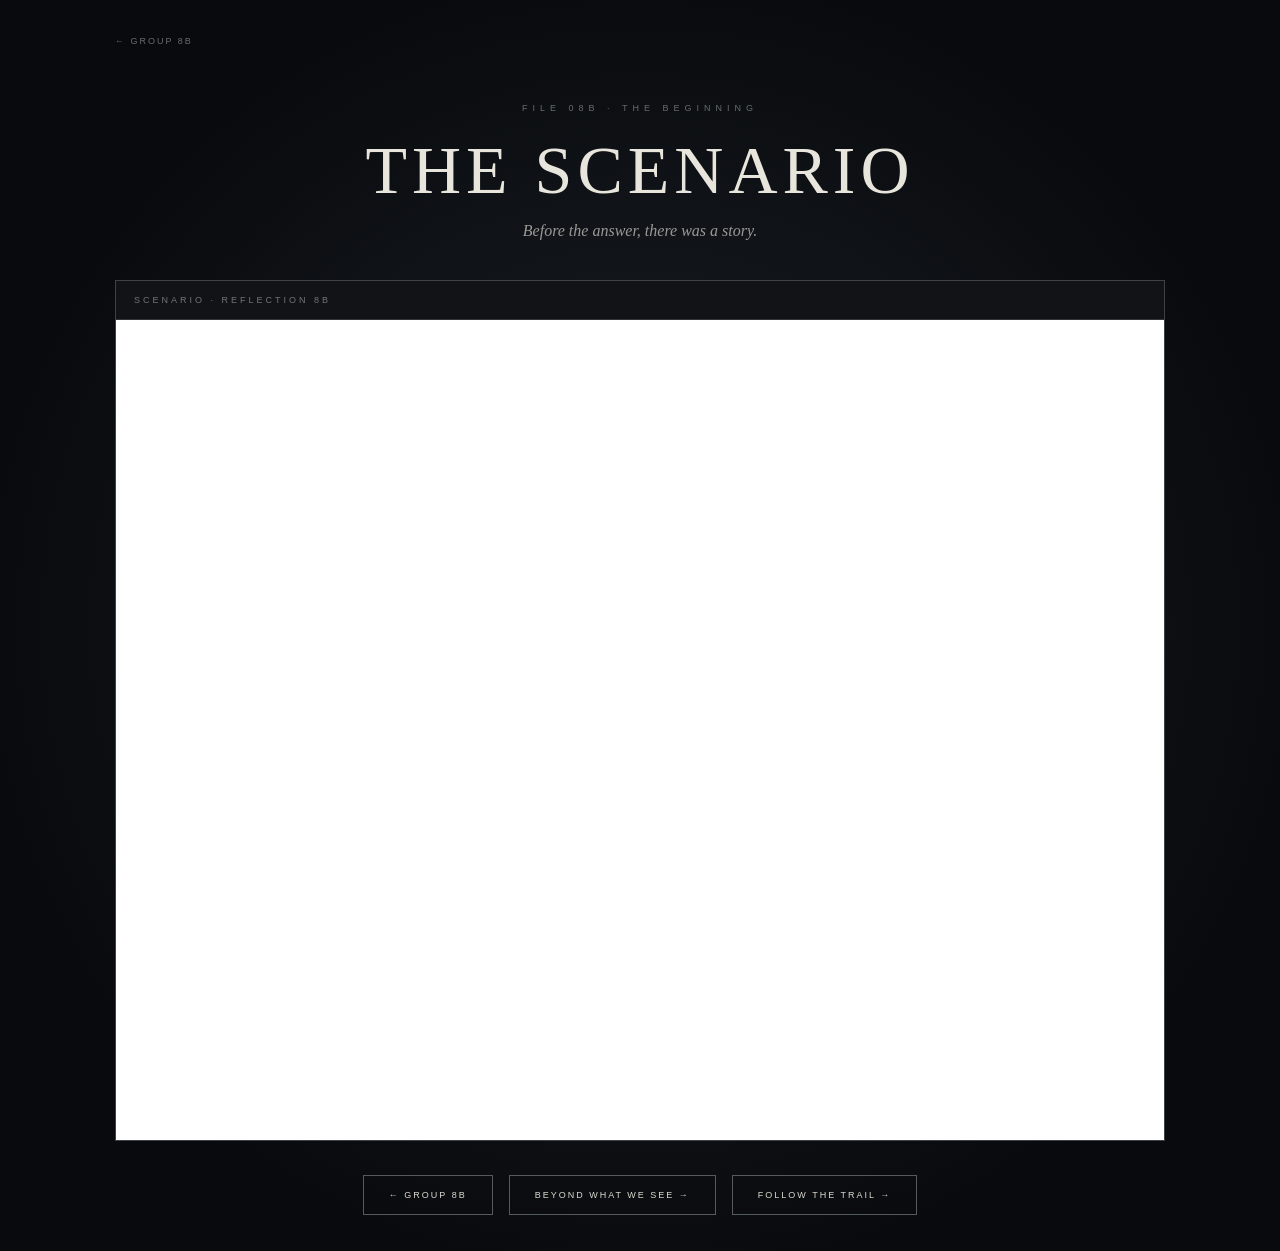
<file: scenario.html>
<!DOCTYPE html>
<html lang="en">
<head>

<meta charset="UTF-8">
<meta name="viewport" content="width=device-width, initial-scale=1.0">

<title>The Scenario · 8B</title>

<style>

*{
    box-sizing:border-box;
}

body{

    margin:0;

    min-height:100vh;

    background:
        radial-gradient(circle at center,#1c2127,#080a0d 75%);

    color:#e8e5dc;

    font-family:Georgia,serif;

    padding:30px 18px;
}

.container{

    max-width:1050px;

    margin:auto;
}

.back{

    color:#666c71;

    text-decoration:none;

    font-family:Arial,sans-serif;

    font-size:9px;

    letter-spacing:2px;
}

.header{

    text-align:center;

    padding:55px 0 40px;
}

.label{

    font-family:Arial,sans-serif;

    font-size:9px;

    letter-spacing:5px;

    color:#666c71;
}

h1{

    font-size:clamp(40px,8vw,68px);

    font-weight:normal;

    letter-spacing:5px;

    margin:18px 0 12px;
}

.subtitle{

    color:#999a96;

    font-style:italic;
}

.pdf{

    border:1px solid #3d4247;

    background:#111317;
}

.panel-label{

    padding:14px 18px;

    border-bottom:1px solid #30353a;

    font-family:Arial,sans-serif;

    font-size:9px;

    letter-spacing:3px;

    color:#70757a;
}

iframe{

    display:block;

    width:100%;

    height:820px;

    border:none;

    background:white;
}

.next{

    text-align:center;

    margin-top:28px;
}

.next a{

    display:inline-block;

    margin:6px;

    padding:14px 25px;

    border:1px solid #555a5f;

    color:#ddd9d1;

    text-decoration:none;

    font-family:Arial,sans-serif;

    font-size:9px;

    letter-spacing:2px;

    transition:.3s;
}

.next a:hover{

    background:#ddd9d1;

    color:#101214;
}

@media(max-width:700px){

    iframe{

        height:650px;
    }

}

</style>

</head>

<body>

<div class="container">

<a href="8b.html" class="back">
← GROUP 8B
</a>


<div class="header">

<div class="label">
FILE 08B · THE BEGINNING
</div>

<h1>
THE SCENARIO
</h1>

<div class="subtitle">
Before the answer, there was a story.
</div>

</div>


<div class="pdf">

<div class="panel-label">
SCENARIO · REFLECTION 8B
</div>

<iframe
src="Reflection%208b.pdf">
</iframe>

</div>


<div class="next">

<a href="8b.html">
← GROUP 8B
</a>

<a href="visual-story.html">
BEYOND WHAT WE SEE →
</a>

<a href="challenge.html">
FOLLOW THE TRAIL →
</a>

</div>

</div>

</body>
</html>
</file>
<file: shared-theme.css>
/* REFLECTION ARCHIVE — shared visual language, based on Index / Group A */
:root{
    --bg-top:#20252b;
    --bg-mid:#0a0c0f;
    --bg-bottom:#050607;
    --text:#e7e4dc;
    --muted:#92948f;
    --muted-2:#646a70;
    --border:#3d4247;
    --border-soft:#30353a;
    --panel:rgba(255,255,255,.025);
}

body{
    background:
        radial-gradient(circle at 50% 8%,var(--bg-top) 0%,var(--bg-mid) 60%,var(--bg-bottom) 100%) !important;
    color:var(--text) !important;
    font-family:Georgia,"Times New Roman",serif !important;
}

a{
    -webkit-tap-highlight-color:transparent;
}

.topbar a,
.back-links a,
.bottom a,
.back,
.topbar span{
    color:var(--muted-2) !important;
    font-family:Arial,sans-serif !important;
    font-size:9px !important;
    letter-spacing:2px !important;
}

.topbar a:hover,
.back-links a:hover,
.bottom a:hover,
.back:hover{
    color:var(--text) !important;
}

.eyebrow,
.label,
.card-number,
.card-label,
.voice-label,
.section-label,
.panel-label{
    color:var(--muted-2) !important;
    font-family:Arial,sans-serif !important;
}

h1,h2{
    font-family:Georgia,"Times New Roman",serif !important;
    color:var(--text) !important;
    font-weight:normal !important;
}

.subtitle,
.intro,
.description,
.card p,
.voice-description,
.help-text,
.voice p{
    color:var(--muted) !important;
}

.card,
.challenge-box,
.panel,
.pdf,
.voice,
.modal-card,
.success-card,
.help-box{
    border-color:var(--border) !important;
}

button,
.next a,
.lock-button,
.download{
    border-color:#555a5f !important;
    color:var(--text) !important;
    background:rgba(255,255,255,.025) !important;
    font-family:Arial,sans-serif !important;
}

button:hover,
.next a:hover,
.lock-button:hover,
.download:hover{
    border-color:#73787d !important;
    background:rgba(255,255,255,.045) !important;
}

.card{
    background:rgba(255,255,255,.025) !important;
}

.card:hover{
    border-color:#73787d !important;
    background:rgba(255,255,255,.045) !important;
}

input{
    border-color:#3d4247 !important;
    background:rgba(255,255,255,.025) !important;
    color:var(--text) !important;
    font-family:Georgia,"Times New Roman",serif !important;
}

input::placeholder{
    color:#646a70 !important;
}

.overlay{
    background:rgba(5,7,9,.78) !important;
    backdrop-filter:blur(8px);
}

.modal-card,
.success-card{
    background:
        radial-gradient(circle at 50% 0%,rgba(32,37,43,.96),rgba(10,12,15,.98) 68%) !important;
}

@media(max-width:700px){
    .topbar{
        gap:18px;
    }
}
</file>
